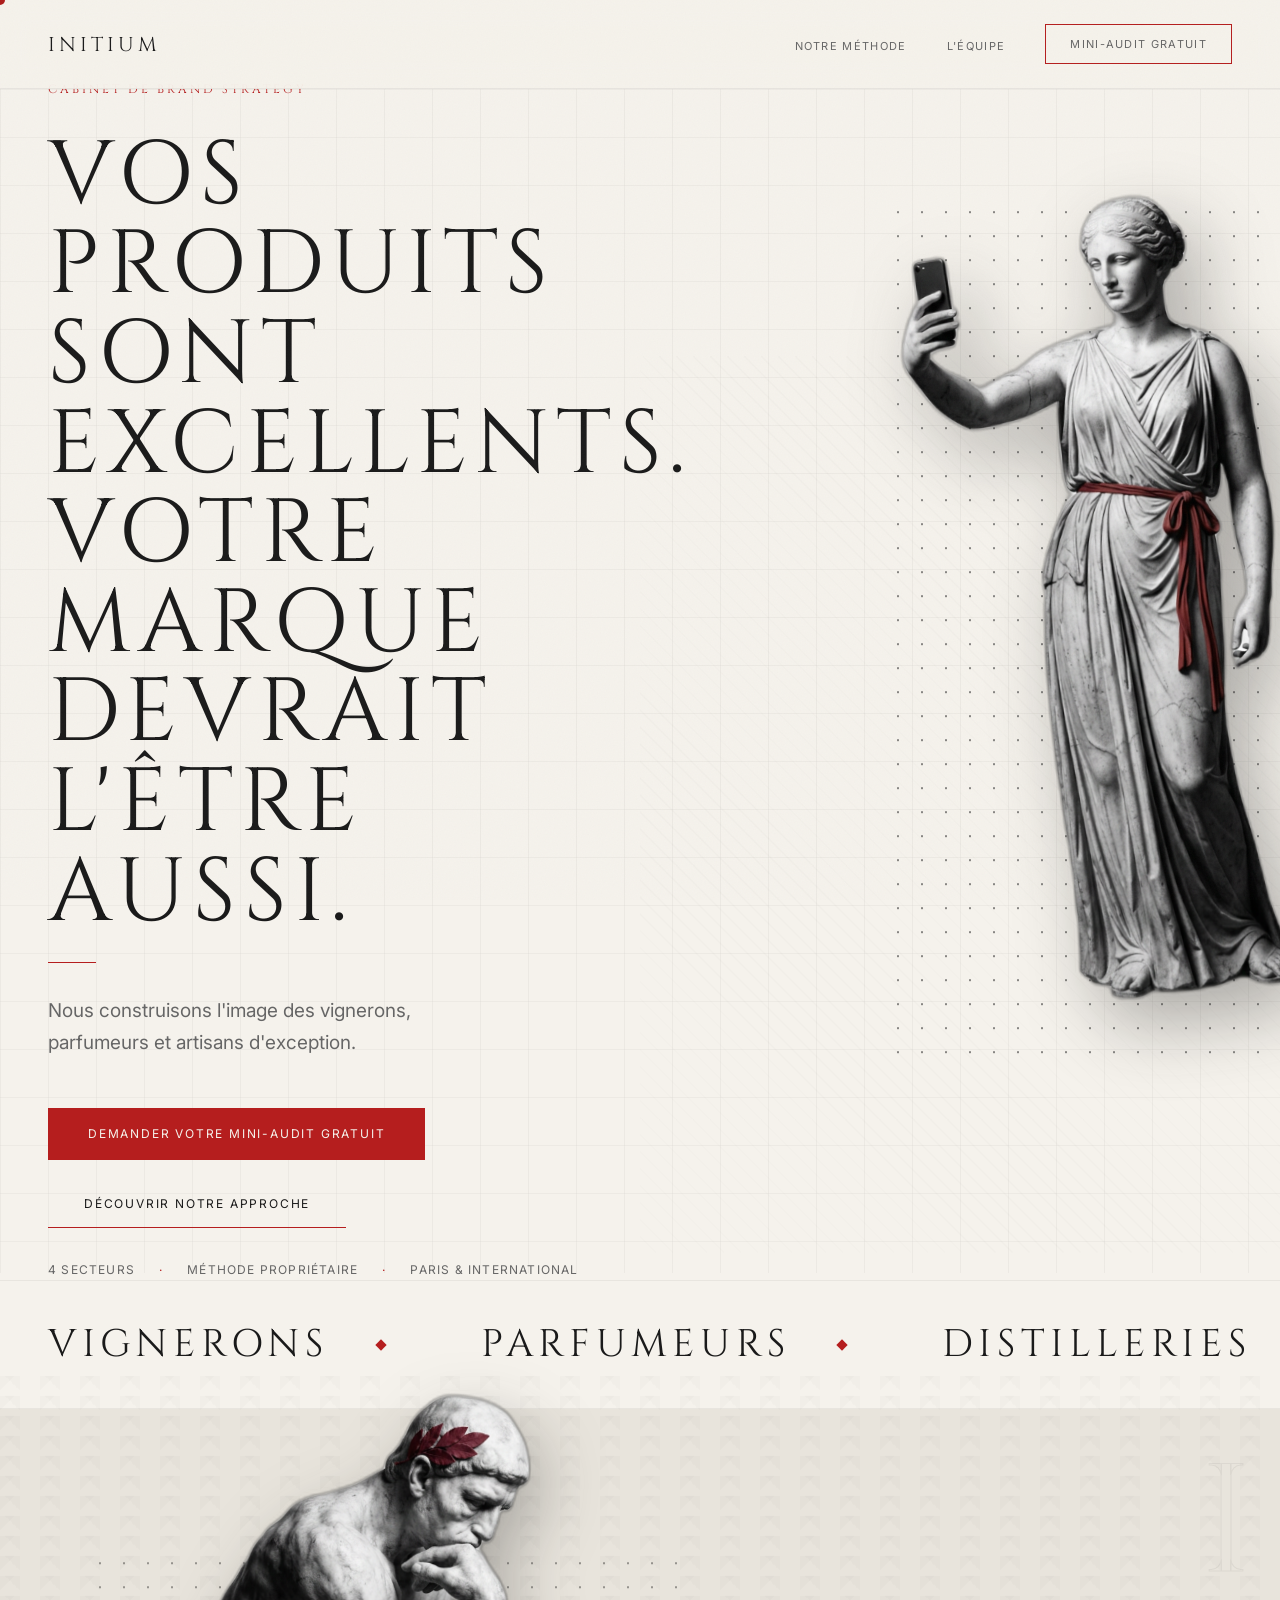
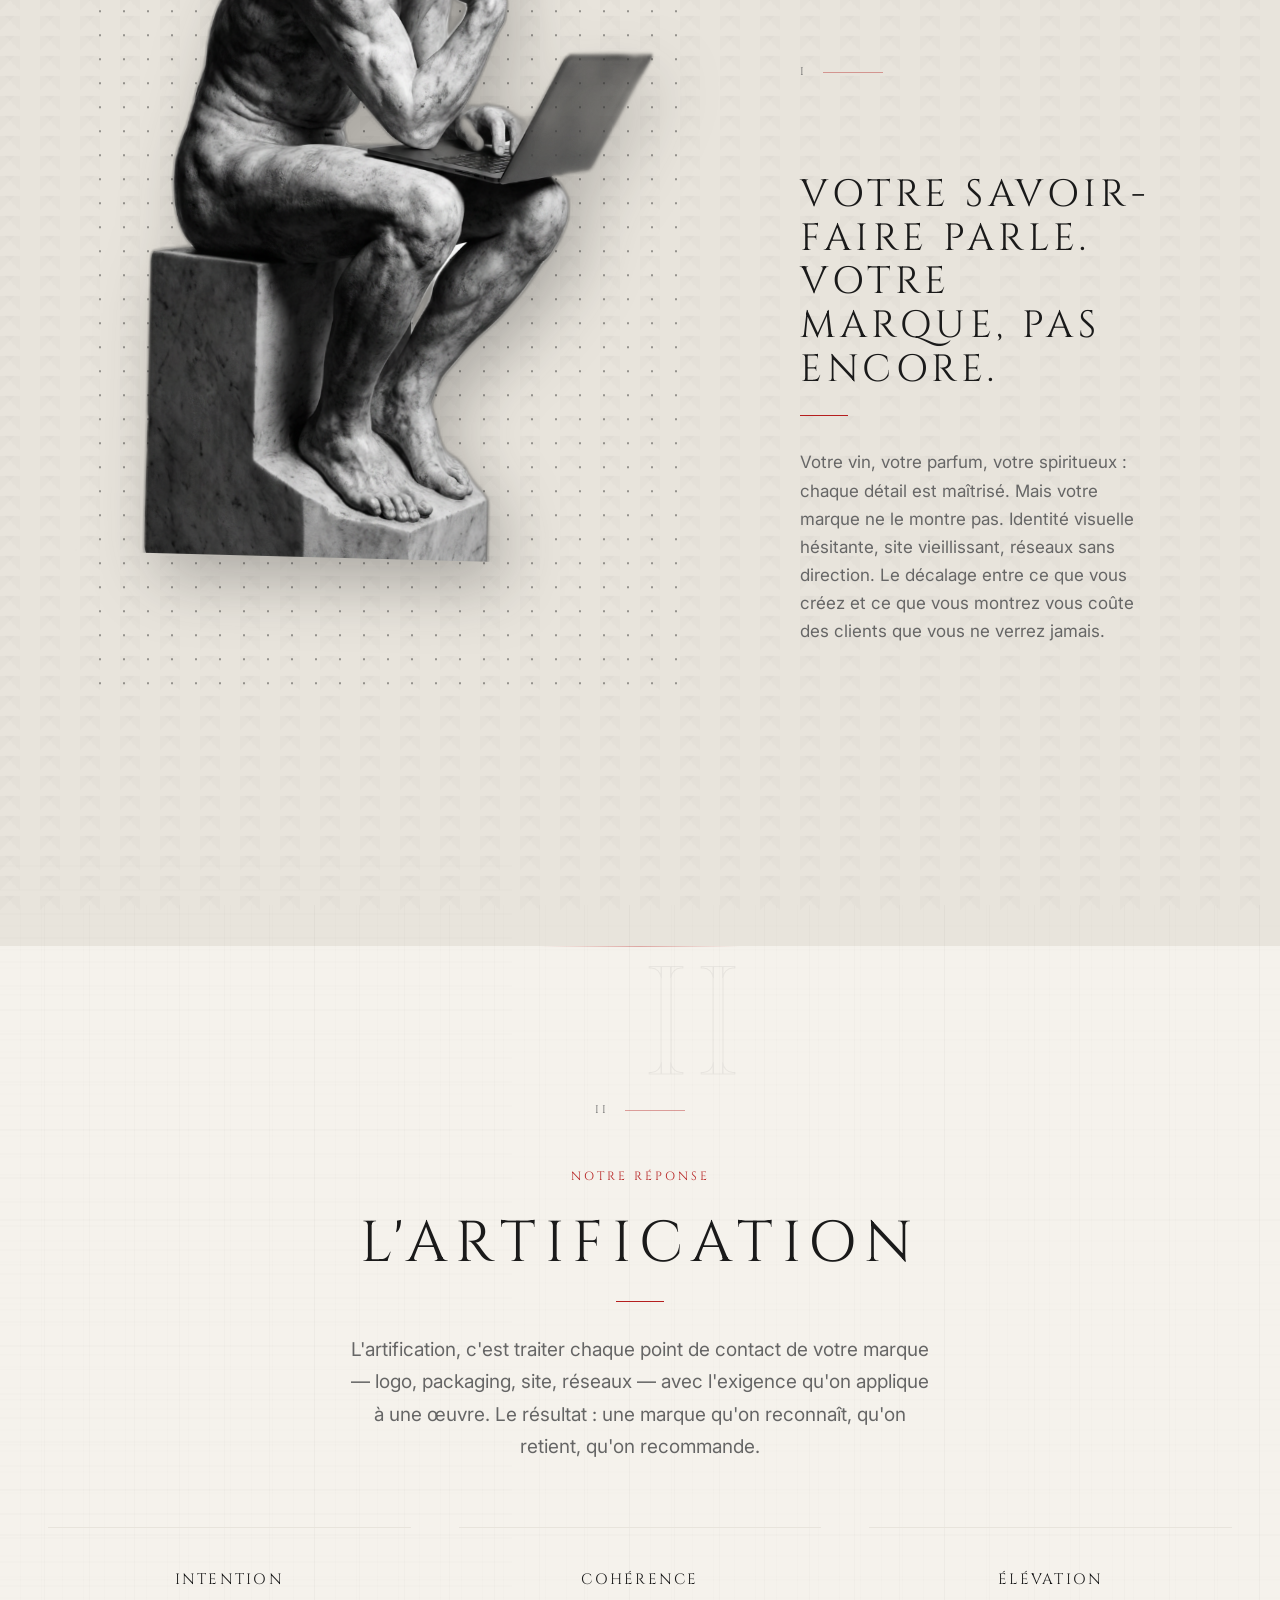
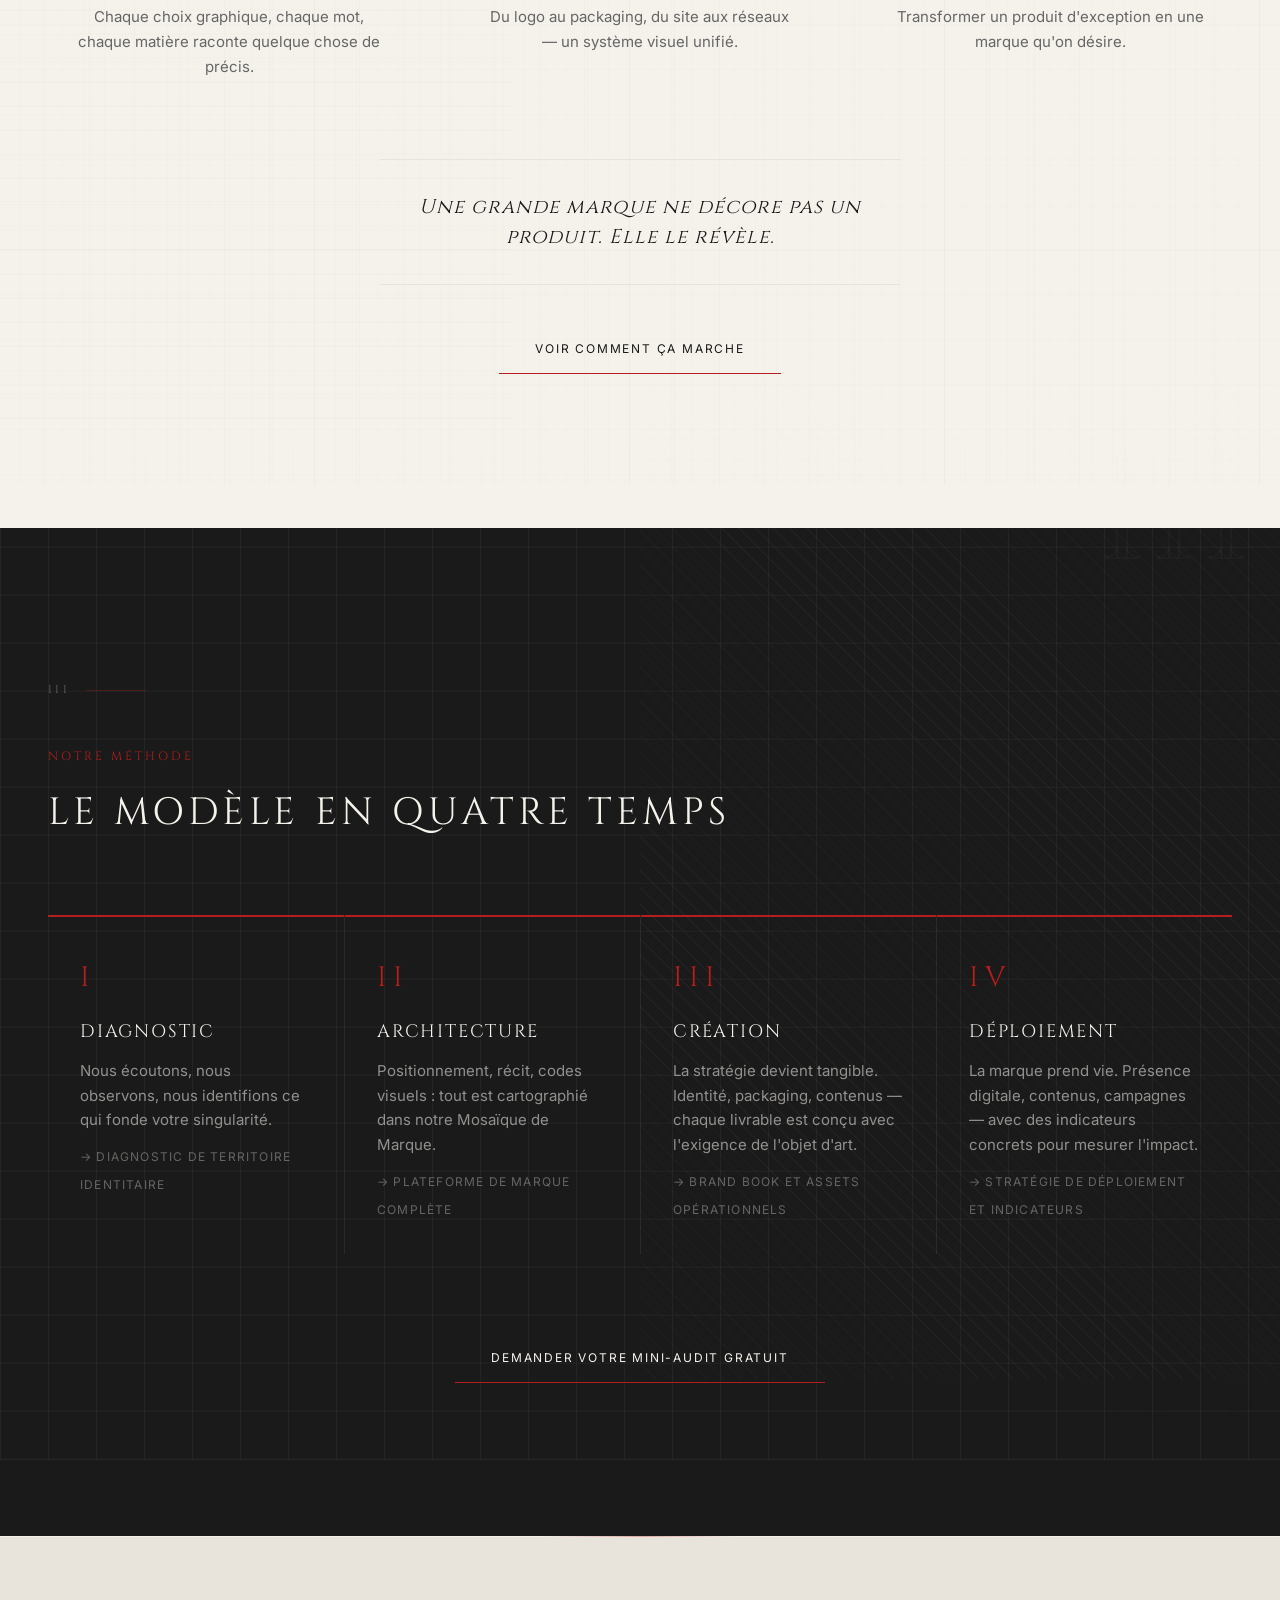
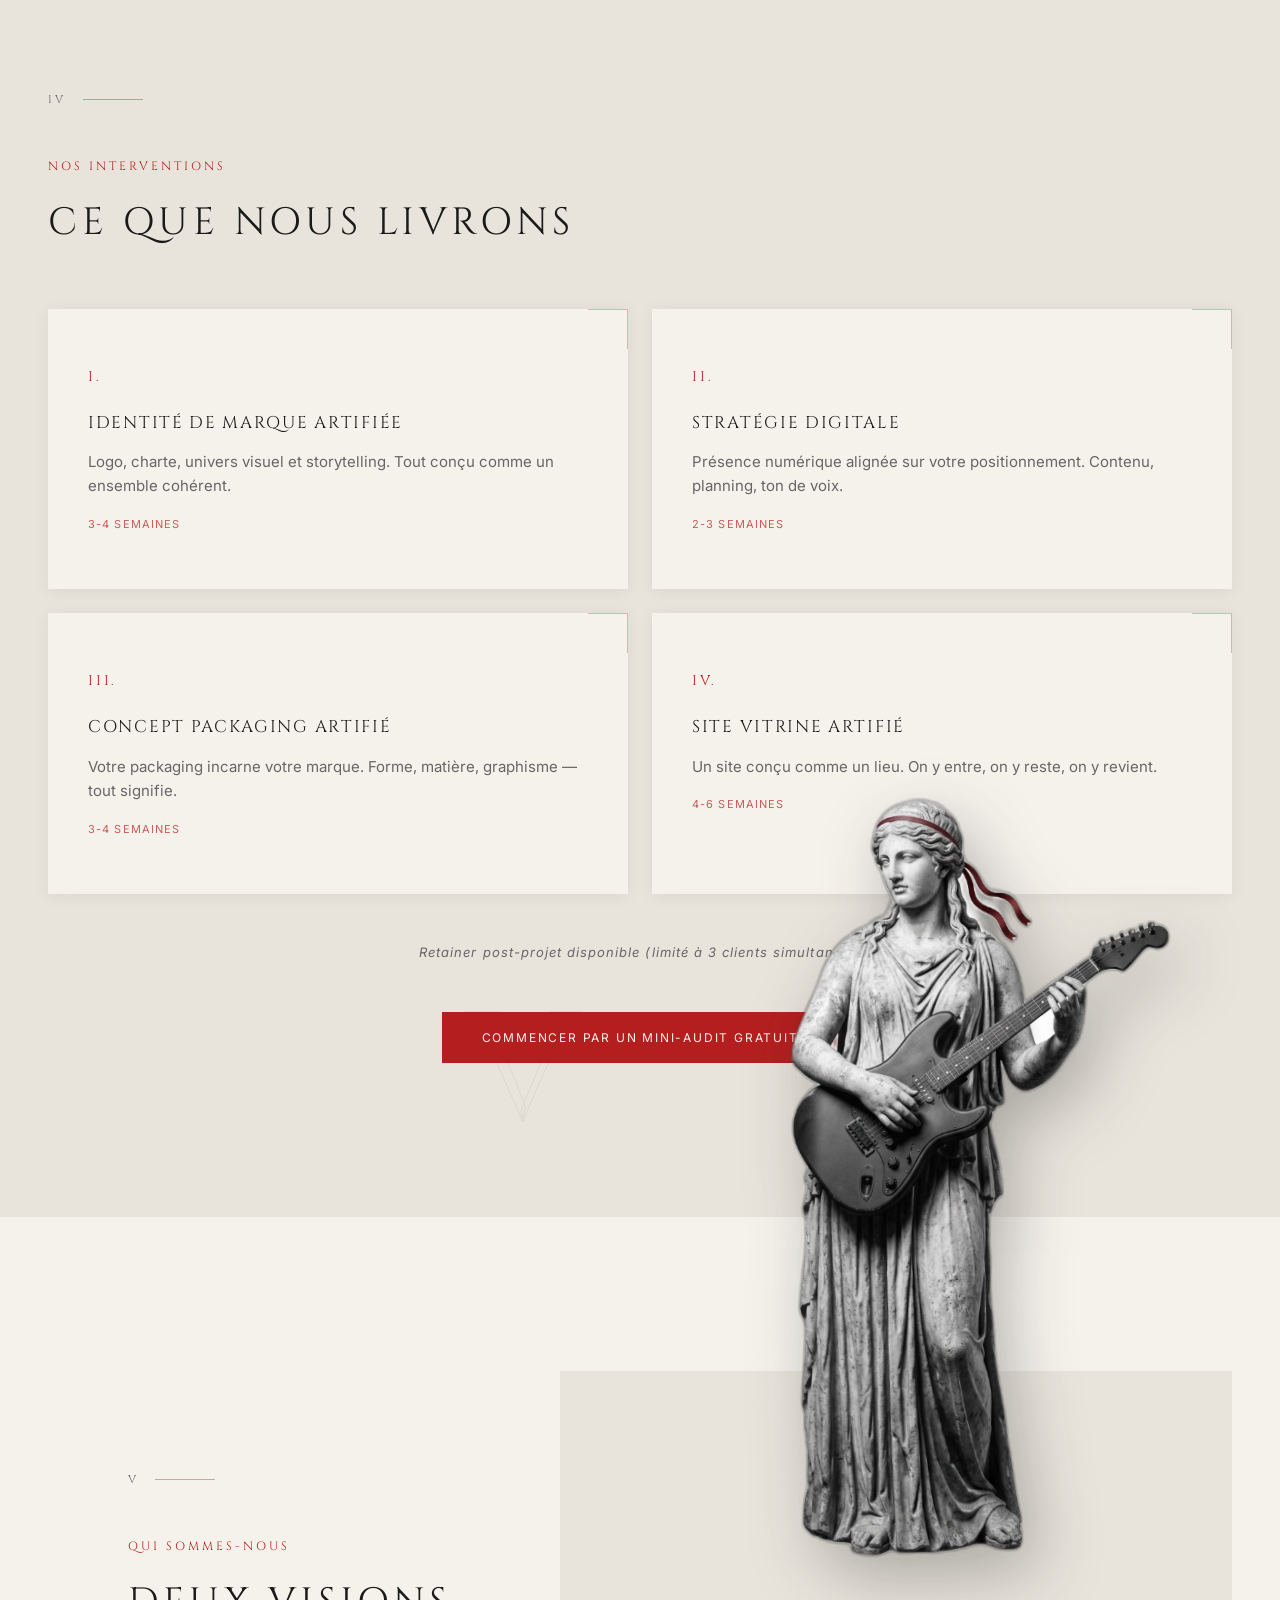
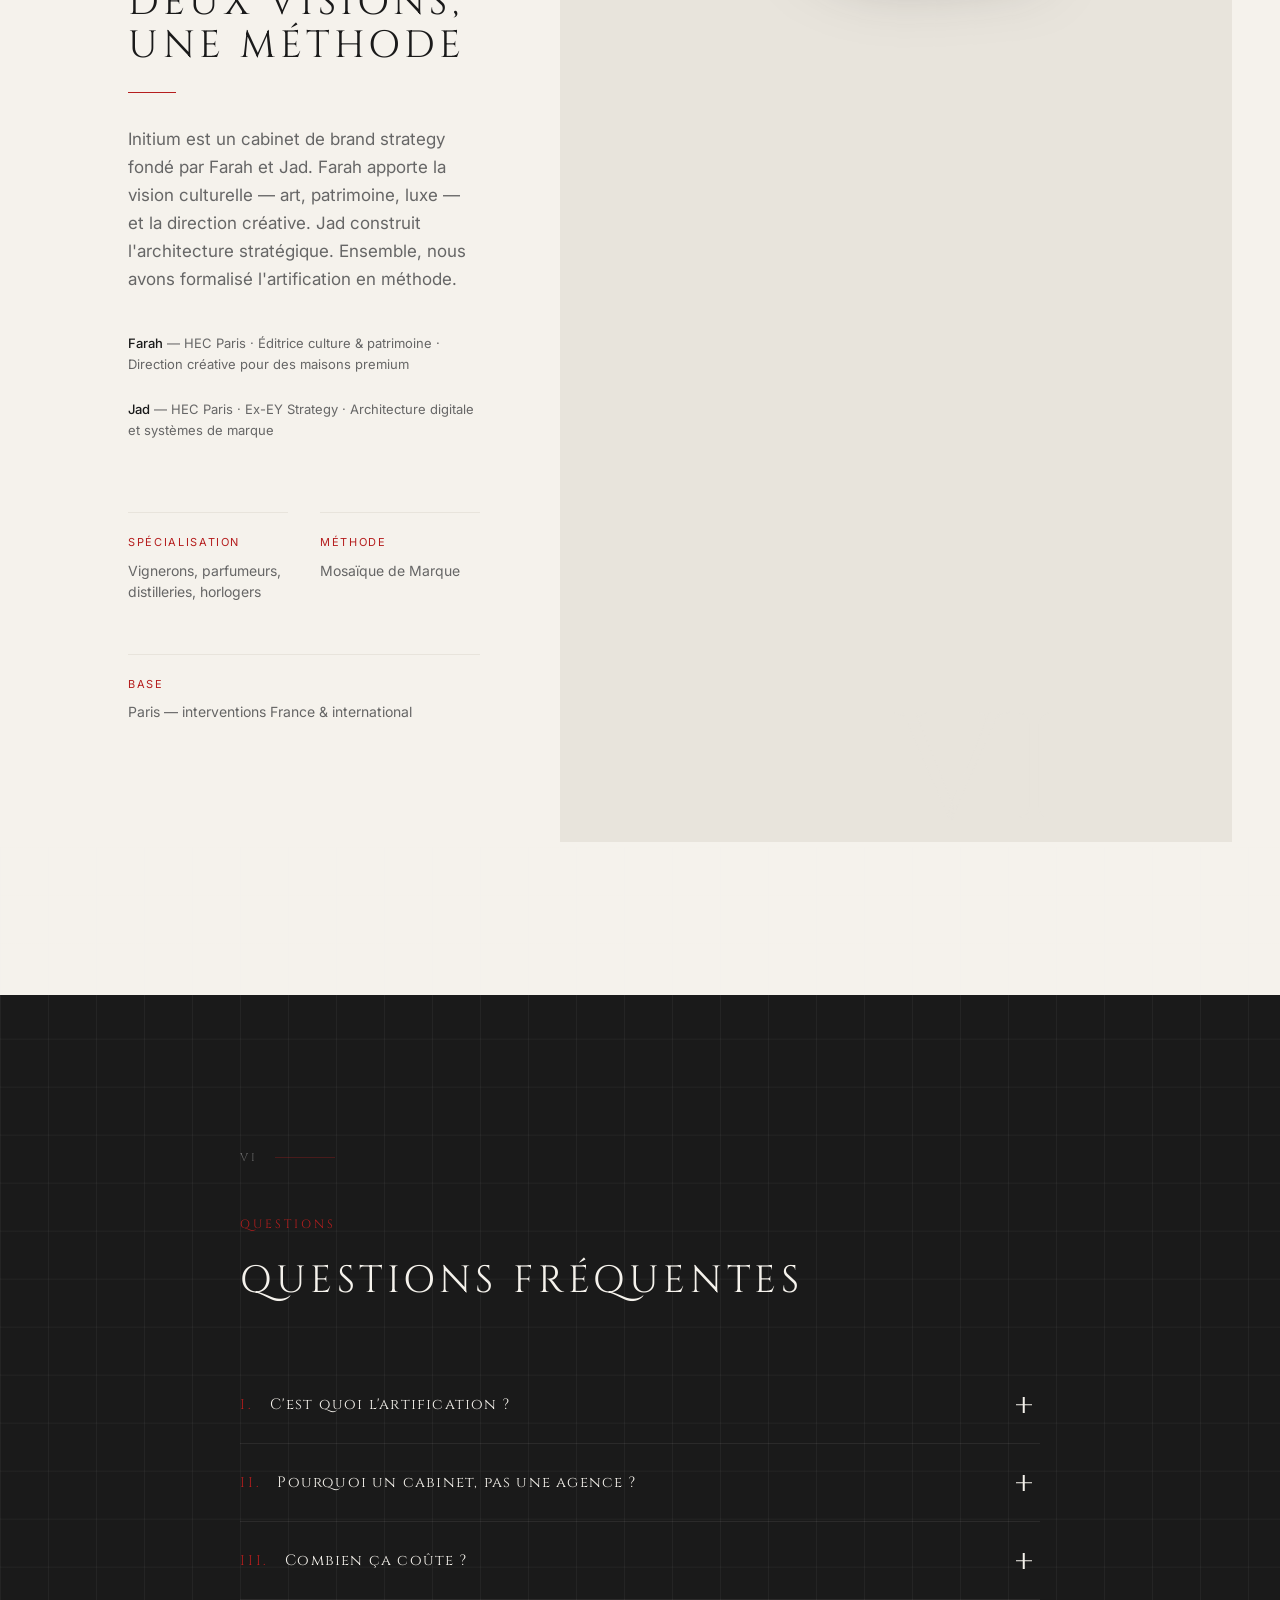
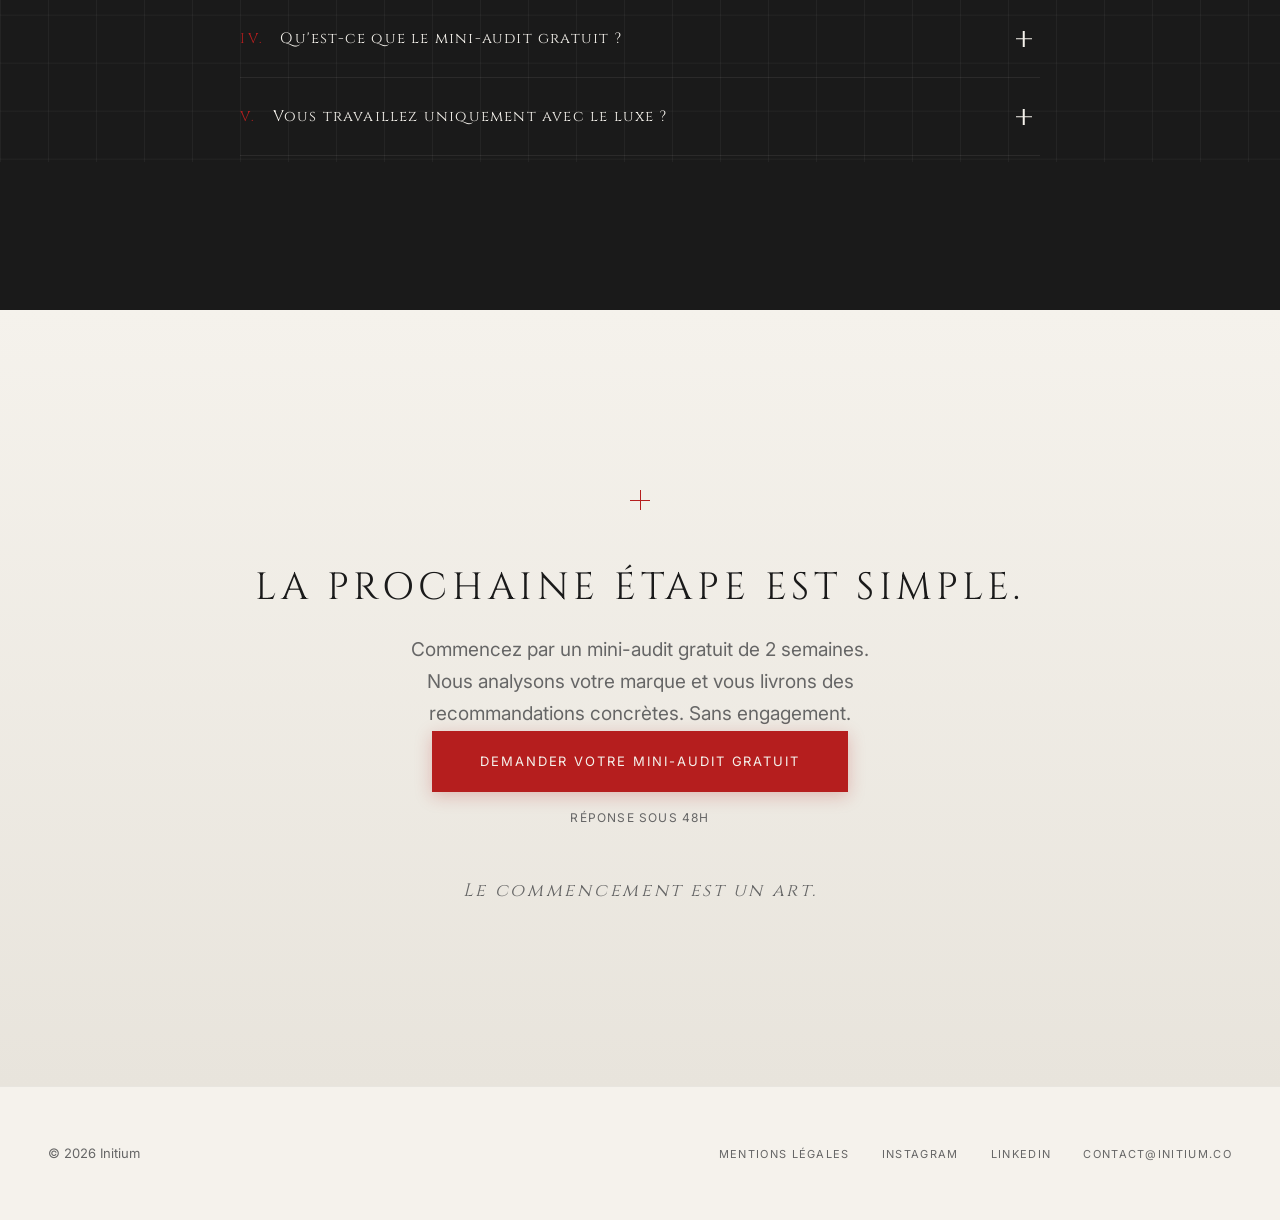
<file: index.html>
<!DOCTYPE html>
<html lang="fr">
<head>
  <meta charset="UTF-8">
  <meta name="viewport" content="width=device-width, initial-scale=1.0">
  <title>Initium — Cabinet de brand strategy | Artification de marques premium</title>
  <meta name="description" content="Cabinet de brand strategy spécialisé dans l'artification. Nous élevons l'image des vignerons, parfumeurs et artisans d'exception.">
  <meta property="og:title" content="Initium — Cabinet de brand strategy | Artification de marques premium">
  <meta property="og:description" content="Cabinet de brand strategy spécialisé dans l'artification. Nous élevons l'image des vignerons, parfumeurs et artisans d'exception.">
  <meta property="og:type" content="website">
  <meta property="og:url" content="https://jadachpro.github.io/initium-site-v3/">
  <meta property="og:image" content="https://jadachpro.github.io/initium-site-v3/img/venus-selfie.png">
  <!-- Favicon SVG -->
  <link rel="icon" type="image/svg+xml" href="data:image/svg+xml,%3Csvg xmlns='http://www.w3.org/2000/svg' viewBox='0 0 32 32'%3E%3Crect width='32' height='32' fill='%23F5F2EC'/%3E%3Ctext x='50%25' y='50%25' dominant-baseline='central' text-anchor='middle' font-family='serif' font-size='22' font-weight='700' fill='%23B51E1E'%3EI%3C/text%3E%3C/svg%3E">
  <link href="https://fonts.googleapis.com/css2?family=Cinzel:wght@400;500;700&family=Inter:wght@300;400;500&display=swap" rel="stylesheet">
  <link rel="stylesheet" href="css/style.css">
  <!-- Schema.org -->
  <script type="application/ld+json">
  {
    "@context": "https://schema.org",
    "@type": "ProfessionalService",
    "name": "Initium",
    "description": "Cabinet de brand strategy spécialisé dans l'artification de marques premium.",
    "url": "https://jadachpro.github.io/initium-site-v3/",
    "image": "https://jadachpro.github.io/initium-site-v3/img/venus-selfie.png",
    "areaServed": ["France", "International"],
    "founder": [
      {"@type": "Person", "name": "Farah"},
      {"@type": "Person", "name": "Jad"}
    ],
    "knowsAbout": ["Brand Strategy", "Artification", "Luxury Branding", "Packaging Design"],
    "address": {
      "@type": "PostalAddress",
      "addressLocality": "Paris",
      "addressCountry": "FR"
    }
  }
  </script>
</head>
<body>

  <!-- Skip to content -->
  <a href="#main-content" class="skip-to-content">Aller au contenu principal</a>

  <!-- Curseur rouge custom -->
  <div class="cursor-dot" id="cursor"></div>

  <!-- Navigation -->
  <nav class="site-nav" id="nav">
    <a href="index.html" class="site-nav__logo">Initium</a>
    <button class="site-nav__hamburger" id="hamburger" aria-label="Menu">
      <span></span><span></span><span></span>
    </button>
    <ul class="site-nav__links" id="navLinks">
      <li><a href="#methode">Notre méthode</a></li>
      <li><a href="#equipe">L'équipe</a></li>
      <li><a href="mini-audit.html" class="site-nav__cta">Mini-audit gratuit</a></li>
    </ul>
  </nav>

  <main id="main-content">

  <!-- ===== S1 — HERO ===== -->
  <section class="hero">
    <div class="pattern-layer pattern-layer--full pat-grid" style="opacity: 0.5;" data-parallax="0.02"></div>
    <div class="pattern-layer pattern-layer--50 pat-diag" style="top: 30%; opacity: 0.4;" data-parallax="0.04"></div>
    <div class="hero__deco-letter" data-parallax="0.06">I</div>

    <div class="hero__inner">
      <div class="hero__content">
        <p class="t-intertitre mb-32 reveal">Cabinet de brand strategy</p>
        <h1 class="t-lapidaire t-lapidaire--xxl mb-24 reveal">Vos produits sont excellents. Votre marque devrait l'être aussi.</h1>
        <div class="hero__line mb-32 reveal"></div>
        <p class="t-corps t-corps--lg mb-48 hero__subtitle reveal">Nous construisons l'image des vignerons, parfumeurs et artisans d'exception.</p>
        <div class="hero__actions reveal">
          <a href="mini-audit.html" class="btn btn--filled">Demander votre mini-audit gratuit</a>
          <a href="#methode" class="btn">Découvrir notre approche</a>
        </div>
        <div class="hero__stats reveal">
          <span>4 secteurs</span>
          <span>Méthode propriétaire</span>
          <span>Paris & international</span>
        </div>
      </div>

      <div class="hero__figure">
        <div class="hero__figure-frame hero__figure-frame--offset pat-dots" style="opacity: 0.5;" data-parallax="0.03"></div>
        <img src="img/venus-selfie.png" alt="Vénus au selfie — statue classique avec smartphone" data-parallax="0.15" data-scale-scroll>
      </div>
    </div>
  </section>

  <!-- ===== S2 — MARQUEE ===== -->
  <div class="marquee">
    <div class="marquee__track">
      <span class="marquee__item">Vignerons <span class="marquee__sep"></span></span>
      <span class="marquee__item">Parfumeurs <span class="marquee__sep"></span></span>
      <span class="marquee__item">Distilleries <span class="marquee__sep"></span></span>
      <span class="marquee__item">Horlogers <span class="marquee__sep"></span></span>
      <span class="marquee__item">Artisans d'exception <span class="marquee__sep"></span></span>
      <span class="marquee__item">Vignerons <span class="marquee__sep"></span></span>
      <span class="marquee__item">Parfumeurs <span class="marquee__sep"></span></span>
      <span class="marquee__item">Distilleries <span class="marquee__sep"></span></span>
      <span class="marquee__item">Horlogers <span class="marquee__sep"></span></span>
      <span class="marquee__item">Artisans d'exception <span class="marquee__sep"></span></span>
    </div>
  </div>

  <!-- ===== S3 — LE PROBLÈME ===== -->
  <section class="section section--perle">
    <div class="pattern-layer pattern-layer--full pat-chevron" style="opacity: 0.4;" data-parallax="0.02"></div>

    <div class="split">
      <div class="split__figure">
        <div class="pattern-layer pat-dots" style="inset: 40px; opacity: 0.4; z-index: 1;" data-parallax="0.03"></div>
        <img src="img/penseur-laptop.png" alt="Le Penseur au laptop" loading="lazy" data-parallax="0.12" data-scale-scroll>
      </div>
      <div class="split__text">
        <div class="section-num-giant" data-parallax="0.06">I</div>
        <div class="section-number reveal">I</div>
        <p class="t-intertitre mb-24 reveal reveal--delay-1">Le constat</p>
        <h2 class="t-lapidaire t-lapidaire--md mb-24 reveal reveal--delay-1">Votre savoir-faire parle. Votre marque, pas encore.</h2>
        <div class="filet mb-32 reveal reveal--delay-2"></div>
        <p class="t-corps mb-48 reveal reveal--delay-2">Votre vin, votre parfum, votre spiritueux&nbsp;: chaque détail est maîtrisé. Mais votre marque ne le montre pas. Identité visuelle hésitante, site vieillissant, réseaux sans direction. Le décalage entre ce que vous créez et ce que vous montrez vous coûte des clients que vous ne verrez jamais.</p>
      </div>
    </div>
  </section>

  <!-- Séparateur -->
  <div class="section-divider"></div>

  <!-- ===== S4 — L'ARTIFICATION ===== -->
  <section class="section section--blanc section--centered">
    <div class="pattern-layer pattern-layer--full pat-meandre" style="opacity: 0.35;" data-parallax="0.015"></div>
    <div class="pattern-layer pat-lines" style="top: 0; left: 0; width: 40%; bottom: 0; opacity: 0.3;" data-parallax="0.03"></div>

    <div class="section__inner">
      <div class="section-num-giant section-num-giant--centered" data-parallax="0.05">II</div>
      <div class="section-number section-number--centered reveal">II</div>
      <p class="t-intertitre mb-24 reveal">Notre réponse</p>
      <h2 class="t-lapidaire t-lapidaire--lg mb-24 reveal reveal--delay-1">L'artification</h2>
      <div class="filet--centered mb-32 reveal reveal--delay-1"></div>
      <p class="t-corps t-corps--lg mb-48 reveal reveal--delay-2" style="max-width: 580px; margin-left: auto; margin-right: auto;">L'artification, c'est traiter chaque point de contact de votre marque — logo, packaging, site, réseaux — avec l'exigence qu'on applique à une œuvre. Le résultat&nbsp;: une marque qu'on reconnaît, qu'on retient, qu'on recommande.</p>

      <!-- 3 piliers -->
      <div class="pillars">
        <div class="pillar reveal-scale">
          <div class="pillar__title">Intention</div>
          <p class="pillar__text">Chaque choix graphique, chaque mot, chaque matière raconte quelque chose de précis.</p>
        </div>
        <div class="pillar reveal-scale reveal--delay-1">
          <div class="pillar__title">Cohérence</div>
          <p class="pillar__text">Du logo au packaging, du site aux réseaux — un système visuel unifié.</p>
        </div>
        <div class="pillar reveal-scale reveal--delay-2">
          <div class="pillar__title">Élévation</div>
          <p class="pillar__text">Transformer un produit d'exception en une marque qu'on désire.</p>
        </div>
      </div>

      <div class="phrase-memorable reveal-blur">Une grande marque ne décore pas un produit. Elle le révèle.</div>
      <a href="#methode" class="btn reveal">Voir comment ça marche</a>
    </div>
  </section>

  <!-- ===== S5 — LA MÉTHODE ===== -->
  <section class="section section--noir" id="methode">
    <div class="pattern-layer pattern-layer--full pat-grid--light" data-parallax="0.02"></div>
    <div class="pattern-layer pattern-layer--50 pat-diag--light" data-parallax="0.04"></div>

    <div class="section__inner">
      <div class="section-num-giant" data-parallax="0.06">III</div>
      <div class="section-number reveal">III</div>
      <p class="t-intertitre mb-24 reveal">Notre méthode</p>
      <h2 class="t-lapidaire t-lapidaire--md mb-16 reveal reveal--delay-1" style="color: var(--blanc-casse);">Le modèle en quatre temps</h2>

      <div class="timeline">
        <div class="timeline__step reveal">
          <div class="timeline__roman">I</div>
          <div class="timeline__title">Diagnostic</div>
          <p class="timeline__text">Nous écoutons, nous observons, nous identifions ce qui fonde votre singularité.</p>
          <span class="timeline__deliverable">→ Diagnostic de territoire identitaire</span>
        </div>
        <div class="timeline__step reveal reveal--delay-1">
          <div class="timeline__roman">II</div>
          <div class="timeline__title">Architecture</div>
          <p class="timeline__text">Positionnement, récit, codes visuels&nbsp;: tout est cartographié dans notre Mosaïque de Marque.</p>
          <span class="timeline__deliverable">→ Plateforme de marque complète</span>
        </div>
        <div class="timeline__step reveal reveal--delay-2">
          <div class="timeline__roman">III</div>
          <div class="timeline__title">Création</div>
          <p class="timeline__text">La stratégie devient tangible. Identité, packaging, contenus — chaque livrable est conçu avec l'exigence de l'objet d'art.</p>
          <span class="timeline__deliverable">→ Brand book et assets opérationnels</span>
        </div>
        <div class="timeline__step reveal reveal--delay-3">
          <div class="timeline__roman">IV</div>
          <div class="timeline__title">Déploiement</div>
          <p class="timeline__text">La marque prend vie. Présence digitale, contenus, campagnes — avec des indicateurs concrets pour mesurer l'impact.</p>
          <span class="timeline__deliverable">→ Stratégie de déploiement et indicateurs</span>
        </div>
      </div>

      <div class="section__cta-wrap mt-80 reveal">
        <a href="mini-audit.html" class="btn" style="color: var(--blanc-casse); border-bottom-color: var(--rouge);">Demander votre mini-audit gratuit</a>
      </div>
    </div>
  </section>

  <!-- Séparateur -->
  <div class="section-divider"></div>

  <!-- ===== S6 — LES OFFRES ===== -->
  <section class="section section--perle">
    <div class="section__inner">
      <div class="section-num-giant" data-parallax="0.06">IV</div>
      <div class="section-number reveal">IV</div>
      <p class="t-intertitre mb-24 reveal">Nos interventions</p>
      <h2 class="t-lapidaire t-lapidaire--md mb-16 reveal reveal--delay-1">Ce que nous livrons</h2>

      <div class="grid-2x2">
        <div class="card reveal-scale">
          <div class="card__corner"></div>
          <div class="card__roman">I.</div>
          <div class="card__title">Identité de marque artifiée</div>
          <p class="card__text">Logo, charte, univers visuel et storytelling. Tout conçu comme un ensemble cohérent.</p>
          <div class="card__delai">3-4 semaines</div>
        </div>
        <div class="card reveal-scale reveal--delay-1">
          <div class="card__corner"></div>
          <div class="card__roman">II.</div>
          <div class="card__title">Stratégie digitale</div>
          <p class="card__text">Présence numérique alignée sur votre positionnement. Contenu, planning, ton de voix.</p>
          <div class="card__delai">2-3 semaines</div>
        </div>
        <div class="card reveal-scale reveal--delay-2">
          <div class="card__corner"></div>
          <div class="card__roman">III.</div>
          <div class="card__title">Concept packaging artifié</div>
          <p class="card__text">Votre packaging incarne votre marque. Forme, matière, graphisme — tout signifie.</p>
          <div class="card__delai">3-4 semaines</div>
        </div>
        <div class="card reveal-scale reveal--delay-3">
          <div class="card__corner"></div>
          <div class="card__roman">IV.</div>
          <div class="card__title">Site vitrine artifié</div>
          <p class="card__text">Un site conçu comme un lieu. On y entre, on y reste, on y revient.</p>
          <div class="card__delai">4-6 semaines</div>
        </div>
      </div>

      <p class="retainer-note reveal">Retainer post-projet disponible (limité à 3 clients simultanés).</p>

      <div class="section__cta-wrap reveal">
        <a href="mini-audit.html" class="btn btn--filled">Commencer par un mini-audit gratuit</a>
      </div>
    </div>
  </section>

  <!-- ===== S7 — L'ÉQUIPE ===== -->
  <section class="section section--blanc" id="equipe">
    <div class="split">
      <div class="split__text">
        <div class="section-num-giant" data-parallax="0.06">V</div>
        <div class="section-number reveal">V</div>
        <p class="t-intertitre mb-24 reveal reveal--delay-1">Qui sommes-nous</p>
        <h2 class="t-lapidaire t-lapidaire--md mb-24 reveal reveal--delay-1">Deux visions, une méthode</h2>
        <div class="filet mb-32 reveal reveal--delay-2"></div>
        <p class="t-corps mb-32 reveal reveal--delay-2">Initium est un cabinet de brand strategy fondé par Farah et Jad. Farah apporte la vision culturelle — art, patrimoine, luxe — et la direction créative. Jad construit l'architecture stratégique. Ensemble, nous avons formalisé l'artification en méthode.</p>

        <div class="team-parcours mb-16 reveal reveal--delay-2">
          <strong>Farah</strong> — HEC Paris · Éditrice culture &amp; patrimoine · Direction créative pour des maisons premium
        </div>
        <div class="team-parcours mb-32 reveal reveal--delay-2">
          <strong>Jad</strong> — HEC Paris · Ex-EY Strategy · Architecture digitale et systèmes de marque
        </div>

        <div class="team-blocs reveal reveal--delay-3">
          <div class="team-bloc">
            <div class="team-bloc__label">Spécialisation</div>
            <div class="team-bloc__value">Vignerons, parfumeurs, distilleries, horlogers</div>
          </div>
          <div class="team-bloc">
            <div class="team-bloc__label">Méthode</div>
            <div class="team-bloc__value">Mosaïque de Marque</div>
          </div>
          <div class="team-bloc">
            <div class="team-bloc__label">Base</div>
            <div class="team-bloc__value">Paris — interventions France &amp; international</div>
          </div>
        </div>
      </div>

      <div class="split__figure split__figure--placeholder">
        <img src="img/muse-guitare.png" alt="Farah — co-fondatrice Initium" loading="lazy" data-parallax="0.12" data-scale-scroll>
      </div>
    </div>
  </section>

  <!-- ===== S8 — FAQ ===== -->
  <section class="section section--noir">
    <div class="pattern-layer pattern-layer--full pat-grid--light" data-parallax="0.02"></div>

    <div class="section__inner section__inner--narrow">
      <div class="section-num-giant" data-parallax="0.06">VI</div>
      <div class="section-number reveal">VI</div>
      <p class="t-intertitre mb-24 reveal">Questions</p>
      <h2 class="t-lapidaire t-lapidaire--md mb-16 reveal reveal--delay-1" style="color: var(--blanc-casse);">Questions fréquentes</h2>

      <div class="faq-list">
        <div class="faq-item reveal">
          <button class="faq-question" aria-expanded="false"><span class="faq-roman">I.</span>C'est quoi l'artification&nbsp;?</button>
          <div class="faq-answer" role="region">
            <p>Traiter chaque élément de votre marque — logo, packaging, site, contenu — avec l'intention et la cohérence d'une démarche artistique. Le résultat&nbsp;: une marque qui se distingue naturellement.</p>
          </div>
        </div>
        <div class="faq-item reveal reveal--delay-1">
          <button class="faq-question" aria-expanded="false"><span class="faq-roman">II.</span>Pourquoi un cabinet, pas une agence&nbsp;?</button>
          <div class="faq-answer" role="region">
            <p>Une agence exécute. Un cabinet pense puis exécute. Nous construisons des systèmes de marque cohérents et durables, fondés sur une méthode.</p>
          </div>
        </div>
        <div class="faq-item reveal reveal--delay-1">
          <button class="faq-question" aria-expanded="false"><span class="faq-roman">III.</span>Combien ça coûte&nbsp;?</button>
          <div class="faq-answer" role="region">
            <p>Chaque projet est chiffré sur mesure après le mini-audit gratuit. Le mini-audit vous donne une vision claire avant tout engagement.</p>
          </div>
        </div>
        <div class="faq-item reveal reveal--delay-2">
          <button class="faq-question" aria-expanded="false"><span class="faq-roman">IV.</span>Qu'est-ce que le mini-audit gratuit&nbsp;?</button>
          <div class="faq-answer" role="region">
            <p>Un diagnostic de 2 semaines. Nous analysons votre marque (identité, positionnement, présence digitale) et vous livrons des recommandations concrètes. Sans engagement.</p>
          </div>
        </div>
        <div class="faq-item reveal reveal--delay-2">
          <button class="faq-question" aria-expanded="false"><span class="faq-roman">V.</span>Vous travaillez uniquement avec le luxe&nbsp;?</button>
          <div class="faq-answer" role="region">
            <p>Nous travaillons avec les marques de produits premium&nbsp;: vignerons, parfumeurs, distilleries, horlogers. Le point commun&nbsp;: un savoir-faire d'exception qui mérite une image à la hauteur.</p>
          </div>
        </div>
      </div>
    </div>
  </section>

  <!-- ===== S9 — CTA FINAL ===== -->
  <section class="section section--blanc cta-final">
    <div class="section__inner">
      <div class="ornament-cross mb-48 reveal" style="margin-left: auto; margin-right: auto;"></div>
      <h2 class="t-lapidaire t-lapidaire--md mb-24 reveal reveal--delay-1">La prochaine étape est simple.</h2>
      <p class="t-corps t-corps--lg mb-48 reveal reveal--delay-2" style="max-width: 480px; margin-left: auto; margin-right: auto;">Commencez par un mini-audit gratuit de 2 semaines. Nous analysons votre marque et vous livrons des recommandations concrètes. Sans engagement.</p>
      <div class="reveal reveal--delay-3">
        <a href="mini-audit.html" class="btn btn--filled">Demander votre mini-audit gratuit</a>
        <p class="sub-cta">Réponse sous 48h</p>
      </div>
      <p class="closing-phrase reveal reveal--delay-3">Le commencement est un art.</p>
    </div>
  </section>

  </main>

  <!-- ===== S10 — FOOTER ===== -->
  <footer class="site-footer">
    <span>© 2026 Initium</span>
    <ul class="site-footer__links">
      <li><a href="mentions-legales.html">Mentions légales</a></li>
      <li><a href="https://instagram.com/" target="_blank" rel="noopener">Instagram</a></li>
      <li><a href="https://linkedin.com/" target="_blank" rel="noopener">LinkedIn</a></li>
      <li><a href="mailto:contact@initium.co">contact@initium.co</a></li>
    </ul>
  </footer>

  <!-- Sticky CTA Mobile -->
  <div class="sticky-cta-mobile">
    <a href="mini-audit.html">Mini-audit gratuit</a>
  </div>

  <script src="js/main.js" defer></script>

</body>
</html>
</file>
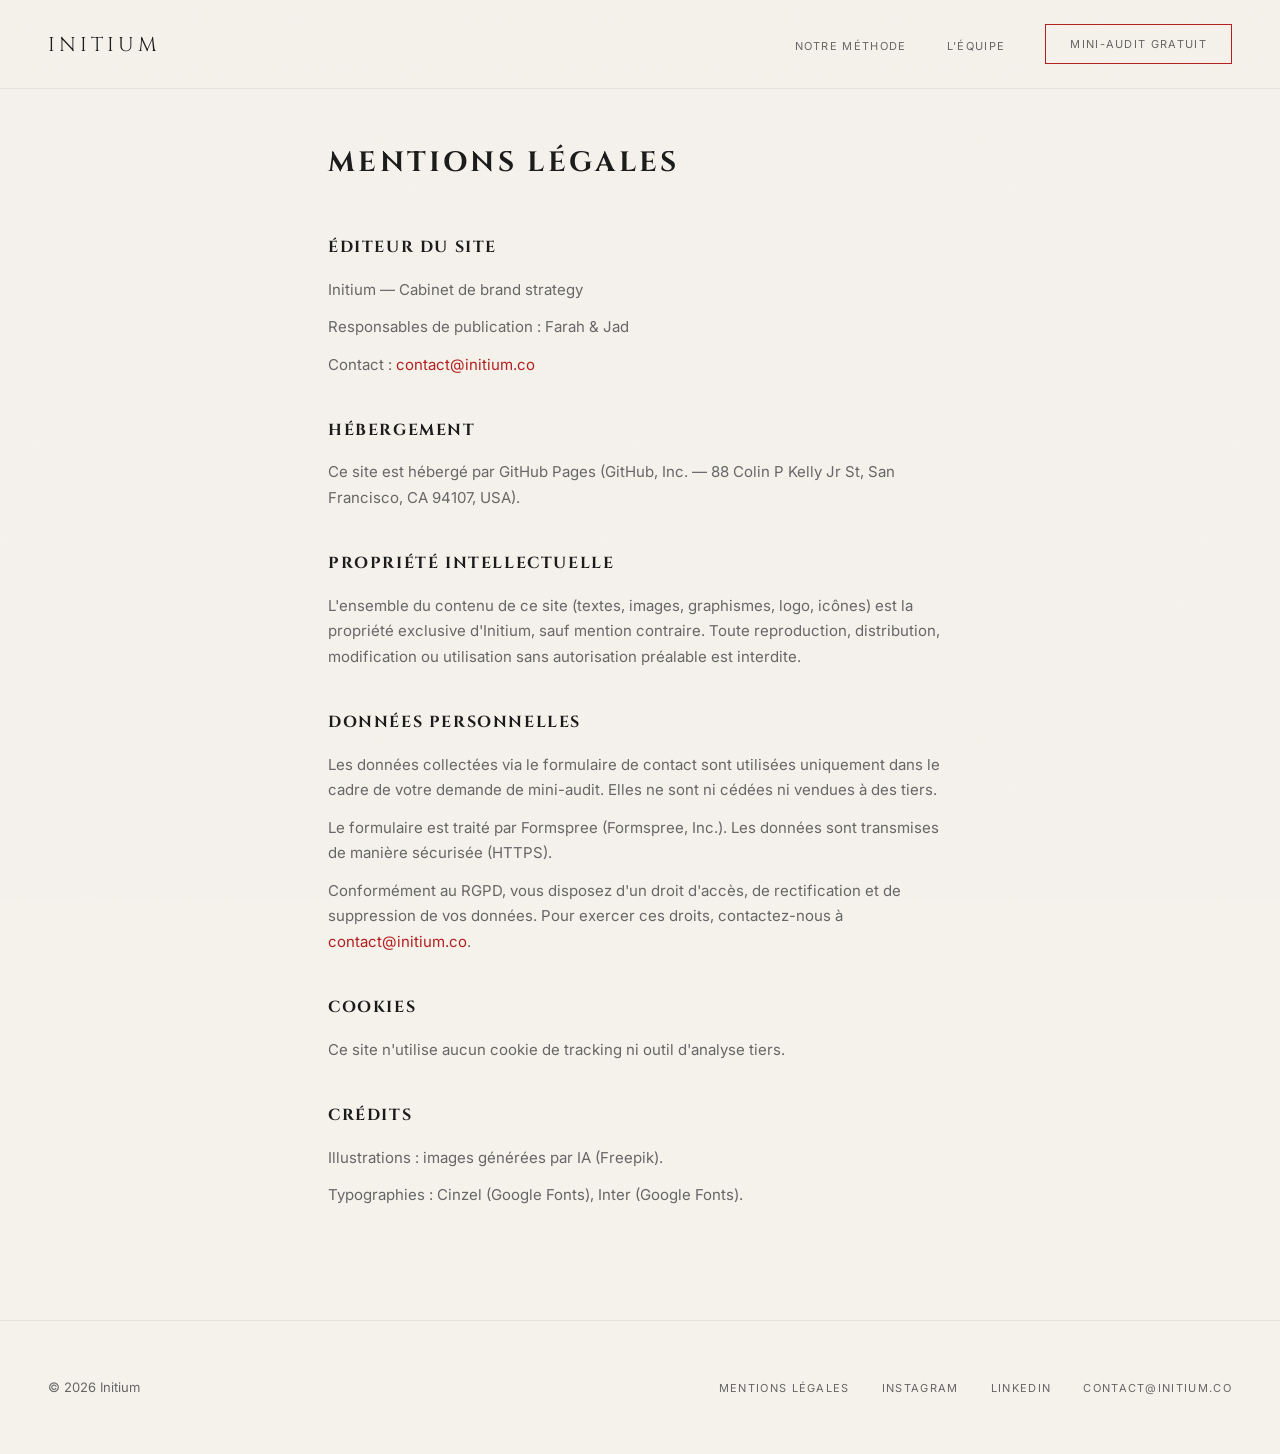
<file: mentions-legales.html>
<!DOCTYPE html>
<html lang="fr">
<head>
  <meta charset="UTF-8">
  <meta name="viewport" content="width=device-width, initial-scale=1.0">
  <title>Mentions légales — Initium</title>
  <!-- Favicon SVG -->
  <link rel="icon" type="image/svg+xml" href="data:image/svg+xml,%3Csvg xmlns='http://www.w3.org/2000/svg' viewBox='0 0 32 32'%3E%3Crect width='32' height='32' fill='%23F5F2EC'/%3E%3Ctext x='50%25' y='50%25' dominant-baseline='central' text-anchor='middle' font-family='serif' font-size='22' font-weight='700' fill='%23B51E1E'%3EI%3C/text%3E%3C/svg%3E">
  <link href="https://fonts.googleapis.com/css2?family=Cinzel:wght@400;500;700&family=Inter:wght@300;400;500&display=swap" rel="stylesheet">
  <link rel="stylesheet" href="css/style.css">
</head>
<body>

  <!-- Skip to content -->
  <a href="#main-content" class="skip-to-content">Aller au contenu principal</a>

  <!-- Navigation -->
  <nav class="site-nav" id="nav">
    <a href="index.html" class="site-nav__logo">Initium</a>
    <button class="site-nav__hamburger" id="hamburger" aria-label="Menu">
      <span></span><span></span><span></span>
    </button>
    <ul class="site-nav__links" id="navLinks">
      <li><a href="index.html#methode">Notre méthode</a></li>
      <li><a href="index.html#equipe">L'équipe</a></li>
      <li><a href="mini-audit.html" class="site-nav__cta">Mini-audit gratuit</a></li>
    </ul>
  </nav>

  <main id="main-content">

  <!-- ===== CONTENU ===== -->
  <div class="legal-content">
    <h1>Mentions légales</h1>

    <h2>Éditeur du site</h2>
    <p>Initium — Cabinet de brand strategy</p>
    <p>Responsables de publication : Farah &amp; Jad</p>
    <p>Contact : <a href="mailto:contact@initium.co">contact@initium.co</a></p>

    <h2>Hébergement</h2>
    <p>Ce site est hébergé par GitHub Pages (GitHub, Inc. — 88 Colin P Kelly Jr St, San Francisco, CA 94107, USA).</p>

    <h2>Propriété intellectuelle</h2>
    <p>L'ensemble du contenu de ce site (textes, images, graphismes, logo, icônes) est la propriété exclusive d'Initium, sauf mention contraire. Toute reproduction, distribution, modification ou utilisation sans autorisation préalable est interdite.</p>

    <h2>Données personnelles</h2>
    <p>Les données collectées via le formulaire de contact sont utilisées uniquement dans le cadre de votre demande de mini-audit. Elles ne sont ni cédées ni vendues à des tiers.</p>
    <p>Le formulaire est traité par Formspree (Formspree, Inc.). Les données sont transmises de manière sécurisée (HTTPS).</p>
    <p>Conformément au RGPD, vous disposez d'un droit d'accès, de rectification et de suppression de vos données. Pour exercer ces droits, contactez-nous à <a href="mailto:contact@initium.co">contact@initium.co</a>.</p>

    <h2>Cookies</h2>
    <p>Ce site n'utilise aucun cookie de tracking ni outil d'analyse tiers.</p>

    <h2>Crédits</h2>
    <p>Illustrations : images générées par IA (Freepik).</p>
    <p>Typographies : Cinzel (Google Fonts), Inter (Google Fonts).</p>
  </div>

  </main>

  <!-- ===== FOOTER ===== -->
  <footer class="site-footer">
    <span>© 2026 Initium</span>
    <ul class="site-footer__links">
      <li><a href="mentions-legales.html">Mentions légales</a></li>
      <li><a href="https://instagram.com/" target="_blank" rel="noopener">Instagram</a></li>
      <li><a href="https://linkedin.com/" target="_blank" rel="noopener">LinkedIn</a></li>
      <li><a href="mailto:contact@initium.co">contact@initium.co</a></li>
    </ul>
  </footer>

  <script src="js/main.js" defer></script>

</body>
</html>
</file>
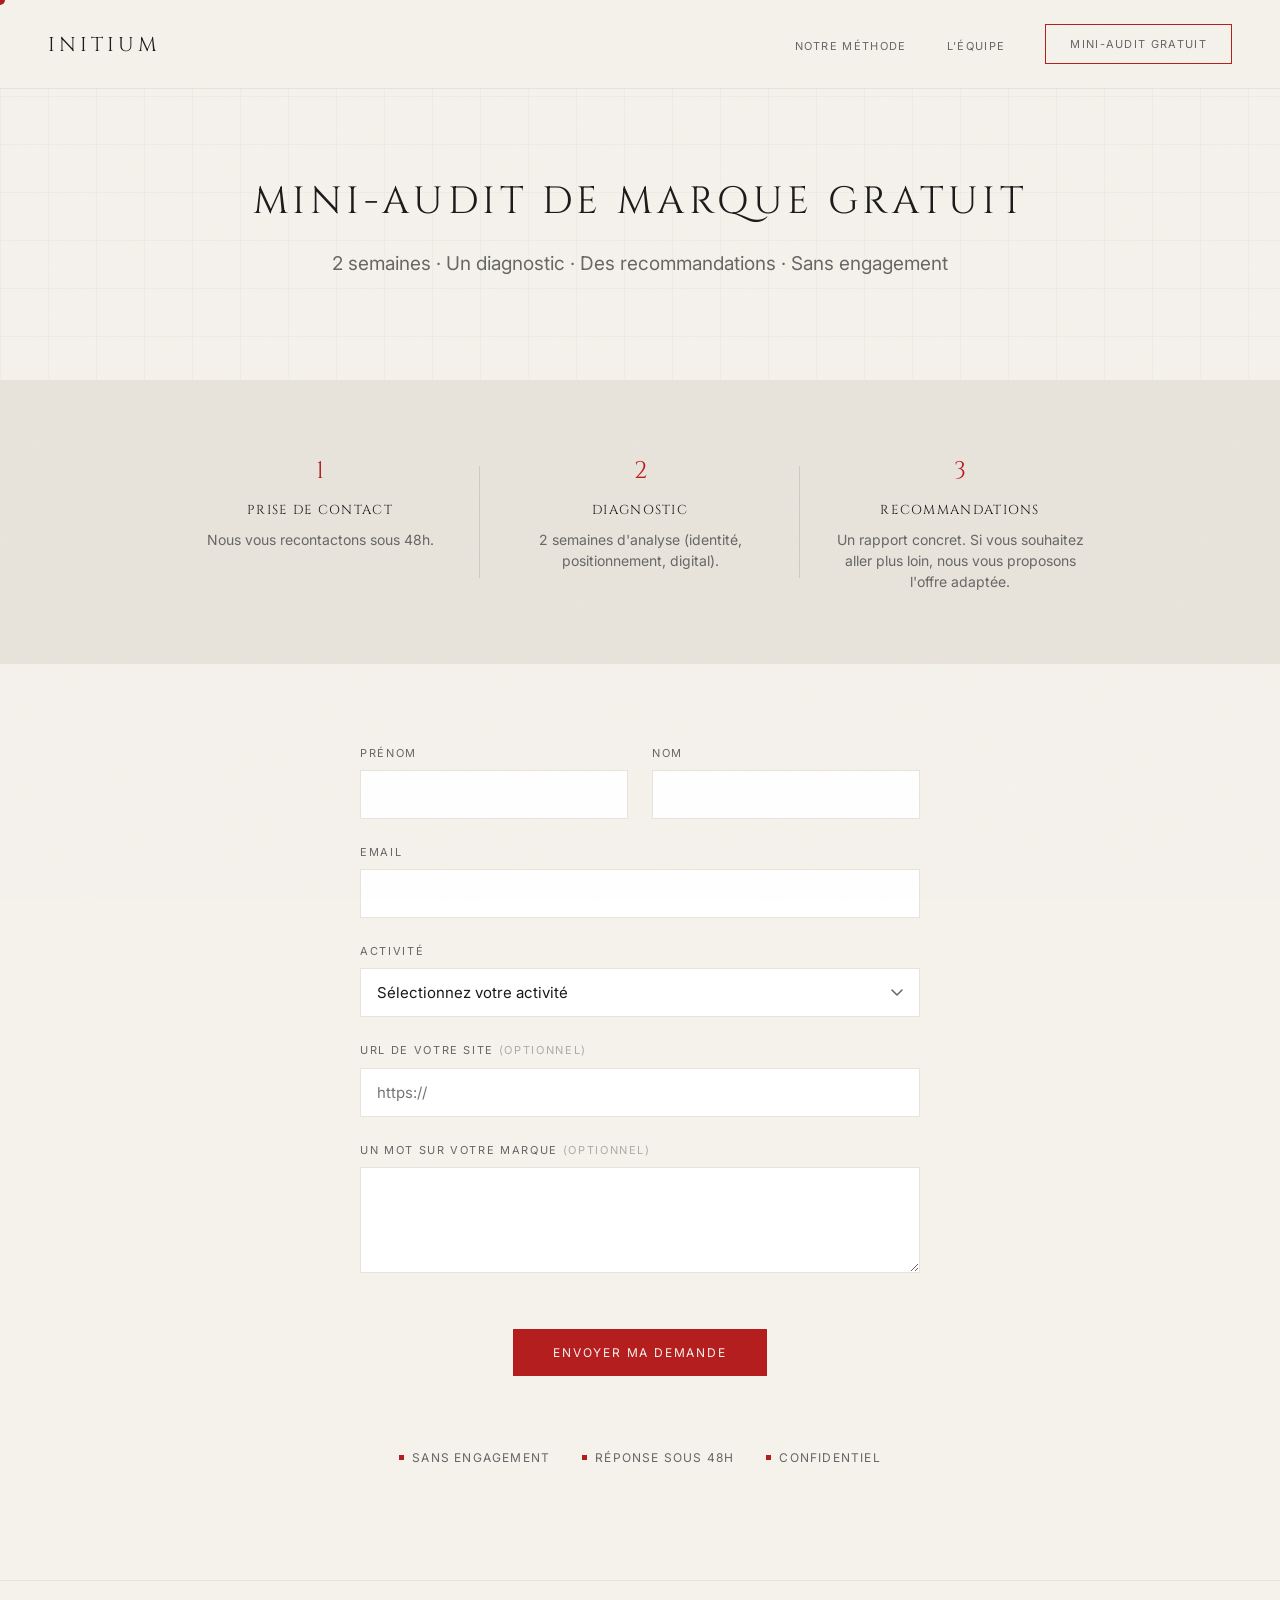
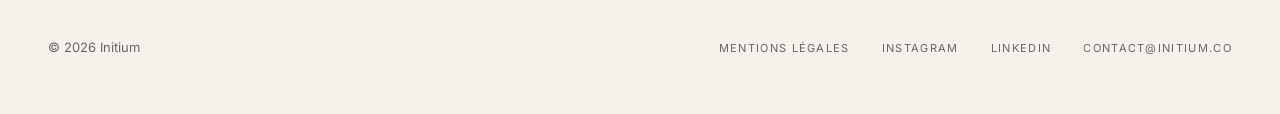
<file: mini-audit.html>
<!DOCTYPE html>
<html lang="fr">
<head>
  <meta charset="UTF-8">
  <meta name="viewport" content="width=device-width, initial-scale=1.0, viewport-fit=cover">
  <title>Mini-audit de marque gratuit — Initium</title>
  <meta name="description" content="Demandez votre mini-audit de marque gratuit. 2 semaines de diagnostic, des recommandations concrètes, sans engagement.">
  <!-- Favicon SVG -->
  <link rel="icon" type="image/svg+xml" href="data:image/svg+xml,%3Csvg xmlns='http://www.w3.org/2000/svg' viewBox='0 0 32 32'%3E%3Crect width='32' height='32' fill='%23F5F2EC'/%3E%3Ctext x='50%25' y='50%25' dominant-baseline='central' text-anchor='middle' font-family='serif' font-size='22' font-weight='700' fill='%23B51E1E'%3EI%3C/text%3E%3C/svg%3E">
  <link href="https://fonts.googleapis.com/css2?family=Cinzel:wght@400;500;700&family=Inter:wght@300;400;500&display=swap" rel="stylesheet">
  <link rel="stylesheet" href="css/style.css">
</head>
<body>

  <!-- Skip to content -->
  <a href="#main-content" class="skip-to-content">Aller au contenu principal</a>

  <!-- Curseur rouge custom -->
  <div class="cursor-dot" id="cursor"></div>

  <!-- Navigation -->
  <nav class="site-nav" id="nav">
    <a href="index.html" class="site-nav__logo">Initium</a>
    <button class="site-nav__hamburger" id="hamburger" aria-label="Menu">
      <span></span><span></span><span></span>
    </button>
    <ul class="site-nav__links" id="navLinks">
      <li><a href="index.html#methode">Notre méthode</a></li>
      <li><a href="index.html#equipe">L'équipe</a></li>
      <li><a href="mini-audit.html" class="site-nav__cta">Mini-audit gratuit</a></li>
    </ul>
  </nav>

  <main id="main-content">

  <!-- ===== HERO MINIMAL ===== -->
  <section class="mini-hero">
    <div class="pattern-layer pattern-layer--full pat-grid" style="opacity: 0.4;"></div>
    <div style="position: relative; z-index: 2;">
      <h1 class="t-lapidaire t-lapidaire--md mb-24">Mini-audit de marque gratuit</h1>
      <p class="t-corps t-corps--lg" style="color: var(--gris-cendre);">2 semaines · Un diagnostic · Des recommandations · Sans engagement</p>
    </div>
  </section>

  <!-- ===== 3 ÉTAPES ===== -->
  <div class="steps-bar">
    <div class="steps-bar__item">
      <div class="steps-bar__num">1</div>
      <div class="steps-bar__title">Prise de contact</div>
      <p class="steps-bar__text">Nous vous recontactons sous 48h.</p>
    </div>
    <div class="steps-bar__item">
      <div class="steps-bar__num">2</div>
      <div class="steps-bar__title">Diagnostic</div>
      <p class="steps-bar__text">2 semaines d'analyse (identité, positionnement, digital).</p>
    </div>
    <div class="steps-bar__item">
      <div class="steps-bar__num">3</div>
      <div class="steps-bar__title">Recommandations</div>
      <p class="steps-bar__text">Un rapport concret. Si vous souhaitez aller plus loin, nous vous proposons l'offre adaptée.</p>
    </div>
  </div>

  <!-- ===== FORMULAIRE ===== -->
  <section class="form-section">
    <div class="form-wrapper">
      <form action="https://formspree.io/f/xpwrvqnj" method="POST">
        <div class="form-row">
          <div class="form-group">
            <label for="prenom">Prénom</label>
            <input type="text" id="prenom" name="prenom" required>
          </div>
          <div class="form-group">
            <label for="nom">Nom</label>
            <input type="text" id="nom" name="nom" required>
          </div>
        </div>

        <div class="form-group">
          <label for="email">Email</label>
          <input type="email" id="email" name="email" required>
        </div>

        <div class="form-group">
          <label for="activite">Activité</label>
          <select id="activite" name="activite" required>
            <option value="" disabled selected>Sélectionnez votre activité</option>
            <option value="Vigneron">Vigneron</option>
            <option value="Parfumeur">Parfumeur</option>
            <option value="Distillerie">Distillerie</option>
            <option value="Horloger">Horloger</option>
            <option value="Autre">Autre</option>
          </select>
        </div>

        <div class="form-group">
          <label for="site">URL de votre site <span class="label-optional">(optionnel)</span></label>
          <input type="url" id="site" name="site" placeholder="https://">
        </div>

        <div class="form-group">
          <label for="message">Un mot sur votre marque <span class="label-optional">(optionnel)</span></label>
          <textarea id="message" name="message" rows="4"></textarea>
        </div>

        <div class="section__cta-wrap">
          <button type="submit" class="btn btn--filled">Envoyer ma demande</button>
        </div>
      </form>

      <div class="reassurance">
        <span>Sans engagement</span>
        <span>Réponse sous 48h</span>
        <span>Confidentiel</span>
      </div>
    </div>
  </section>

  </main>

  <!-- ===== FOOTER ===== -->
  <footer class="site-footer">
    <span>© 2026 Initium</span>
    <ul class="site-footer__links">
      <li><a href="mentions-legales.html">Mentions légales</a></li>
      <li><a href="https://instagram.com/" target="_blank" rel="noopener">Instagram</a></li>
      <li><a href="https://linkedin.com/" target="_blank" rel="noopener">LinkedIn</a></li>
      <li><a href="mailto:contact@initium.co">contact@initium.co</a></li>
    </ul>
  </footer>

  <script src="js/main.js" defer></script>

</body>
</html>
</file>
<file: css/style.css>
/* ===== INITIUM V3 — REFONTE COMPLÈTE ===== */

/* --- Reset --- */
*, *::before, *::after { margin: 0; padding: 0; box-sizing: border-box; }

/* --- Variables --- */
:root {
  --blanc-casse: #F5F2EC;
  --noir-encre: #1A1A1A;
  --gris-cendre: #666666;
  --gris-perle: #E8E4DC;
  --rouge: #B51E1E;
  --rouge-dark: #8B1717;
  --blanc: #FFFFFF;

  --section-pad-y: clamp(100px, 12vw, 160px);
  --section-pad-x: clamp(24px, 4vw, 48px);

  --shadow-card: 0 2px 16px rgba(26, 26, 26, 0.06);
  --shadow-card-hover: 0 8px 32px rgba(26, 26, 26, 0.12);
  --shadow-btn: 0 4px 16px rgba(181, 30, 30, 0.25);

  --transition-smooth: 0.4s cubic-bezier(0.25, 0, 0, 1);

  --font-cinzel: 'Cinzel', 'Trajan Pro', serif;
  --font-inter: 'Inter', 'Helvetica Neue', Helvetica, Arial, sans-serif;
}

/* --- Focus states (accessibilité) --- */
:focus-visible {
  outline: 2px solid var(--rouge);
  outline-offset: 3px;
}

/* --- Skip to content --- */
.skip-to-content {
  position: absolute;
  top: -100%;
  left: 16px;
  z-index: 10000;
  background: var(--rouge);
  color: var(--blanc-casse);
  padding: 12px 24px;
  font-family: var(--font-inter);
  font-size: 13px;
  letter-spacing: 0.1em;
  text-transform: uppercase;
  text-decoration: none;
  transition: top 0.2s;
}
.skip-to-content:focus {
  top: 16px;
}

/* --- Curseur rouge --- */
html { cursor: default; }
.cursor-dot {
  position: fixed;
  width: 10px; height: 10px;
  background: var(--rouge);
  border-radius: 50%;
  pointer-events: none;
  z-index: 9999;
  mix-blend-mode: multiply;
  transition: transform 0.15s ease, opacity 0.2s;
  transform: translate(-50%, -50%);
}
.cursor-dot--hover {
  transform: translate(-50%, -50%) scale(3);
  opacity: 0.4;
}

/* --- Texture papier (overlay global) --- */
body::before {
  content: '';
  position: fixed;
  inset: 0;
  z-index: 9000;
  pointer-events: none;
  opacity: 0.03;
  background-image: url("data:image/svg+xml,%3Csvg width='300' height='300' xmlns='http://www.w3.org/2000/svg'%3E%3Cfilter id='n'%3E%3CfeTurbulence type='fractalNoise' baseFrequency='0.75' numOctaves='4' stitchTiles='stitch'/%3E%3C/filter%3E%3Crect width='100%25' height='100%25' filter='url(%23n)' opacity='1'/%3E%3C/svg%3E");
}

/* --- Base --- */
html { scroll-behavior: smooth; }

body {
  font-family: var(--font-inter);
  background: var(--blanc-casse);
  color: var(--noir-encre);
  font-size: 17px;
  line-height: 1.65;
  -webkit-font-smoothing: antialiased;
  overflow-x: hidden;
}

/* --- Typographie lapidaire --- */
.t-lapidaire {
  font-family: var(--font-cinzel);
  text-transform: uppercase;
  letter-spacing: 0.12em;
  font-weight: 400;
  line-height: 1.15;
}
.t-lapidaire--xxl {
  font-size: clamp(48px, 7vw, 120px);
  letter-spacing: 0.08em;
  line-height: 1.0;
}
.t-lapidaire--lg {
  font-size: clamp(32px, 4.5vw, 64px);
  letter-spacing: 0.15em;
}
.t-lapidaire--md {
  font-size: clamp(22px, 3vw, 38px);
  letter-spacing: 0.12em;
}
.t-lapidaire--sm {
  font-size: clamp(13px, 1.2vw, 15px);
  letter-spacing: 0.2em;
}

/* --- Typographie corps --- */
.t-corps { font-size: 17px; line-height: 1.65; color: var(--gris-cendre); }
.t-corps--lg { font-size: 19px; line-height: 1.7; }

/* --- Intertitre rouge petites capitales --- */
.t-intertitre {
  font-family: var(--font-cinzel);
  font-size: 12px;
  letter-spacing: 0.25em;
  text-transform: uppercase;
  color: var(--rouge);
  font-weight: 400;
}

/* --- Links --- */
a { color: inherit; text-decoration: none; }

/* --- Filets --- */
.filet { width: 48px; height: 1px; background: var(--rouge); }
.filet--v { width: 1px; height: 48px; background: var(--rouge); }
.filet--long { width: 100%; height: 1px; background: var(--gris-perle); }
.filet--rouge-long { width: 100%; height: 1px; background: var(--rouge); opacity: 0.3; }
.filet--centered { width: 48px; height: 1px; background: var(--rouge); margin-left: auto; margin-right: auto; }

/* --- Boutons --- */
.btn {
  display: inline-block;
  padding: 14px 36px;
  font-family: var(--font-inter);
  font-size: 12px;
  letter-spacing: 0.15em;
  text-transform: uppercase;
  color: var(--noir-encre);
  background: transparent;
  border: none;
  border-bottom: 1px solid var(--rouge);
  border-radius: 0;
  cursor: pointer;
  transition: all var(--transition-smooth);
  position: relative;
}
.btn::after {
  content: '';
  position: absolute;
  bottom: -1px; left: 0;
  width: 0; height: 1px;
  background: var(--rouge);
  transition: width var(--transition-smooth);
}
.btn:hover { color: var(--rouge); }
.btn:hover::after { width: 100%; }

.btn--filled {
  background: var(--rouge);
  color: var(--blanc-casse);
  border-bottom: none;
  padding: 16px 40px;
  transition: all var(--transition-smooth);
}
.btn--filled:hover {
  background: var(--rouge-dark);
  color: var(--blanc-casse);
  box-shadow: var(--shadow-btn);
  transform: translateY(-2px);
}
.btn--filled:active {
  transform: translateY(0);
  box-shadow: none;
}

/* --- Navigation --- */
.site-nav {
  position: fixed;
  top: 0; left: 0; right: 0;
  z-index: 1000;
  display: flex;
  justify-content: space-between;
  align-items: center;
  padding: 24px 48px;
  background: rgba(245, 242, 236, 0.9);
  backdrop-filter: blur(12px);
  border-bottom: 1px solid rgba(26, 26, 26, 0.06);
  transition: padding 0.3s;
}
.site-nav--scrolled { padding: 16px 48px; }

.site-nav__logo {
  font-family: var(--font-cinzel);
  font-size: 20px;
  letter-spacing: 0.2em;
  text-transform: uppercase;
  color: var(--noir-encre);
}

.site-nav__links {
  display: flex; gap: 40px; list-style: none; align-items: center;
}
.site-nav__links a {
  font-family: var(--font-inter);
  font-size: 11px;
  letter-spacing: 0.12em;
  text-transform: uppercase;
  color: var(--gris-cendre);
  transition: color 0.3s;
  position: relative;
}
.site-nav__links a::after {
  content: '';
  position: absolute;
  bottom: -4px; left: 0;
  width: 0; height: 1px;
  background: var(--rouge);
  transition: width 0.3s;
}
.site-nav__links a:hover { color: var(--rouge); }
.site-nav__links a:hover::after { width: 100%; }

/* Nav CTA — bordure rouge, pas rempli */
.site-nav__cta {
  display: inline-block;
  padding: 10px 24px;
  font-family: var(--font-inter);
  font-size: 11px;
  letter-spacing: 0.12em;
  text-transform: uppercase;
  color: var(--rouge);
  border: 1px solid var(--rouge);
  background: transparent;
  transition: all 0.3s;
}
.site-nav__cta::after { display: none; }
.site-nav__cta:hover {
  background: var(--rouge);
  color: var(--blanc-casse);
}

/* ===== PATTERNS ===== */
.pat-dots {
  background-image: radial-gradient(circle, var(--noir-encre) 1px, transparent 1px);
  background-size: 24px 24px;
}
.pat-grid {
  background-image:
    linear-gradient(rgba(26, 26, 26, 0.07) 1px, transparent 1px),
    linear-gradient(90deg, rgba(26, 26, 26, 0.07) 1px, transparent 1px);
  background-size: 48px 48px;
}
.pat-grid-dense {
  background-image:
    linear-gradient(rgba(26, 26, 26, 0.04) 1px, transparent 1px),
    linear-gradient(90deg, rgba(26, 26, 26, 0.04) 1px, transparent 1px);
  background-size: 16px 16px;
}
.pat-lines {
  background-image: repeating-linear-gradient(
    0deg, transparent, transparent 23px,
    rgba(26, 26, 26, 0.06) 23px, rgba(26, 26, 26, 0.06) 24px
  );
}
.pat-diag {
  background-image: repeating-linear-gradient(
    45deg, transparent, transparent 11px,
    rgba(26, 26, 26, 0.04) 11px, rgba(26, 26, 26, 0.04) 12px
  );
}
.pat-meandre {
  background-image:
    linear-gradient(90deg, transparent 44px, rgba(26,26,26,0.05) 44px, rgba(26,26,26,0.05) 45px, transparent 45px),
    linear-gradient(transparent 44px, rgba(26,26,26,0.05) 44px, rgba(26,26,26,0.05) 45px, transparent 45px),
    linear-gradient(90deg, transparent 20px, rgba(26,26,26,0.03) 20px, rgba(26,26,26,0.03) 21px, transparent 21px),
    linear-gradient(transparent 20px, rgba(26,26,26,0.03) 20px, rgba(26,26,26,0.03) 21px, transparent 21px);
  background-size: 45px 45px, 45px 45px, 21px 21px, 21px 21px;
}
.pat-chevron {
  background-image:
    linear-gradient(135deg, rgba(26,26,26,0.04) 25%, transparent 25%),
    linear-gradient(225deg, rgba(26,26,26,0.04) 25%, transparent 25%);
  background-size: 40px 20px;
  background-position: 0 0, 20px 0;
}
.pat-checker {
  background-image:
    linear-gradient(45deg, rgba(26,26,26,0.03) 25%, transparent 25%, transparent 75%, rgba(26,26,26,0.03) 75%),
    linear-gradient(45deg, rgba(26,26,26,0.03) 25%, transparent 25%, transparent 75%, rgba(26,26,26,0.03) 75%);
  background-size: 40px 40px;
  background-position: 0 0, 20px 20px;
}
.pat-dots--light {
  background-image: radial-gradient(circle, rgba(245,242,236,0.08) 1px, transparent 1px);
  background-size: 24px 24px;
}
.pat-grid--light {
  background-image:
    linear-gradient(rgba(245,242,236,0.05) 1px, transparent 1px),
    linear-gradient(90deg, rgba(245,242,236,0.05) 1px, transparent 1px);
  background-size: 48px 48px;
}
.pat-diag--light {
  background-image: repeating-linear-gradient(
    45deg, transparent, transparent 11px,
    rgba(245,242,236,0.04) 11px, rgba(245,242,236,0.04) 12px
  );
}

/* ===== PATTERN LAYERS ===== */
.pattern-layer {
  position: absolute;
  pointer-events: none;
  z-index: 0;
}
.pattern-layer--full { inset: 0; }
.pattern-layer--50 { top: 0; right: 0; width: 50%; bottom: 0; }

/* ===== SECTIONS ===== */
.section {
  padding: var(--section-pad-y) var(--section-pad-x);
  position: relative;
  overflow: visible;
}
.section--compact {
  --section-pad-y: clamp(70px, 8.4vw, 112px);
}
.section--generous {
  --section-pad-y: clamp(130px, 15.6vw, 208px);
}

.section__inner {
  max-width: 1200px;
  margin: 0 auto;
  position: relative;
  z-index: 2;
}
.section__inner--narrow { max-width: 800px; }

.section--blanc { background: var(--blanc-casse); }
.section--perle { background: var(--gris-perle); }
.section--noir { background: var(--noir-encre); color: var(--blanc-casse); }
.section--noir .t-corps { color: rgba(245, 242, 236, 0.55); }

/* Section centered text */
.section--centered { text-align: center; }

/* Section CTA wrap */
.section__cta-wrap { text-align: center; margin-top: 48px; }

/* ===== SECTION DIVIDER ===== */
.section-divider {
  height: 1px;
  max-width: 200px;
  margin: 0 auto;
  background: linear-gradient(90deg, transparent, var(--rouge), transparent);
  opacity: 0.35;
}

/* ===== HERO ===== */
.hero {
  min-height: 100vh;
  display: flex;
  align-items: center;
  position: relative;
  overflow: visible;
  background: var(--blanc-casse);
  padding-top: 80px;
}

.hero__inner {
  max-width: 1300px;
  margin: 0 auto;
  padding: 0 48px;
  display: grid;
  grid-template-columns: 1fr 1fr;
  gap: 80px;
  align-items: center;
  width: 100%;
  position: relative;
  z-index: 2;
}

.hero__content { position: relative; z-index: 2; }

.hero__subtitle {
  max-width: 460px;
}

/* Hero line animée */
.hero__line {
  width: 48px;
  height: 1px;
  background: var(--rouge);
  transform: scaleX(0);
  transform-origin: left;
  animation: hero-line-in 0.8s 0.6s cubic-bezier(0.25, 0, 0, 1) forwards;
}
@keyframes hero-line-in {
  to { transform: scaleX(1); }
}

/* Hero stats band */
.hero__stats {
  display: flex;
  gap: 24px;
  margin-top: 32px;
  font-family: var(--font-inter);
  font-size: 12px;
  letter-spacing: 0.1em;
  text-transform: uppercase;
  color: var(--gris-cendre);
}
.hero__stats span {
  display: flex;
  align-items: center;
  gap: 12px;
}
.hero__stats span:not(:last-child)::after {
  content: '·';
  margin-left: 12px;
  color: var(--rouge);
}

/* Hero actions */
.hero__actions {
  display: flex;
  gap: 20px;
  flex-wrap: wrap;
}

/* Hero stagger animation */
.hero__content .reveal:nth-child(1) { transition-delay: 0.1s; }
.hero__content .reveal:nth-child(2) { transition-delay: 0.2s; }
.hero__content .reveal:nth-child(3) { transition-delay: 0.35s; }
.hero__content .reveal:nth-child(4) { transition-delay: 0.45s; }
.hero__content .reveal:nth-child(5) { transition-delay: 0.55s; }
.hero__content .reveal:nth-child(6) { transition-delay: 0.65s; }
.hero__content .reveal:nth-child(7) { transition-delay: 0.75s; }

/* Grande lettre décorative */
.hero__deco-letter {
  position: absolute;
  font-family: var(--font-cinzel);
  font-size: clamp(200px, 30vw, 500px);
  color: transparent;
  -webkit-text-stroke: 1px rgba(26, 26, 26, 0.04);
  line-height: 1;
  z-index: 0;
  pointer-events: none;
  user-select: none;
  top: 50%;
  left: -10%;
  transform: translateY(-50%);
}

.hero__figure {
  position: relative;
  z-index: 1;
  display: flex;
  align-items: flex-end;
  justify-content: center;
  min-height: 600px;
  overflow: visible;
}

.hero__figure img {
  height: 110vh;
  width: auto;
  max-width: none;
  max-height: none;
  position: relative;
  z-index: 2;
  transform: rotate(-2deg) translateX(5%);
  transform-origin: bottom center;
  transition: transform 0.6s cubic-bezier(0.25, 0, 0, 1);
  margin-bottom: -15vh;
  filter: drop-shadow(20px 30px 40px rgba(26, 26, 26, 0.35));
}

/* Cadre pattern derrière la figure */
.hero__figure-frame {
  position: absolute;
  width: 90%;
  height: 100%;
  z-index: 1;
  mix-blend-mode: multiply;
}
.hero__figure-frame--offset {
  top: -40px;
  right: -40px;
}

/* ===== MARQUEE ===== */
.marquee {
  overflow: hidden;
  white-space: nowrap;
  padding: 32px 0;
  border-top: 1px solid rgba(26,26,26,0.06);
  border-bottom: 1px solid rgba(26,26,26,0.06);
  position: relative;
}
.marquee:hover .marquee__track {
  animation-play-state: paused;
}
.marquee--noir {
  background: var(--noir-encre);
  border-color: rgba(245,242,236,0.06);
}
.marquee__track {
  display: inline-flex;
  animation: marquee-scroll 30s linear infinite;
}
.marquee__item {
  font-family: var(--font-cinzel);
  font-size: clamp(24px, 3vw, 42px);
  text-transform: uppercase;
  letter-spacing: 0.15em;
  padding: 0 48px;
  color: var(--noir-encre);
  display: flex;
  align-items: center;
  gap: 48px;
}
.marquee--noir .marquee__item { color: rgba(245,242,236,0.15); }

/* Losange separator */
.marquee__sep {
  width: 8px; height: 8px;
  background: var(--rouge);
  flex-shrink: 0;
  transform: rotate(45deg);
}

@keyframes marquee-scroll {
  0% { transform: translateX(0); }
  100% { transform: translateX(-50%); }
}

/* ===== SPLIT LAYOUT ===== */
.split {
  display: grid;
  grid-template-columns: 1fr 1fr;
  gap: 0;
  align-items: stretch;
  min-height: 80vh;
}

.split__text {
  padding: 100px 80px;
  display: flex;
  flex-direction: column;
  justify-content: center;
  position: relative;
}

.split__figure {
  position: relative;
  min-height: 700px;
  display: flex;
  align-items: center;
  justify-content: center;
  overflow: visible;
}
.split__figure img {
  height: 100vh;
  width: auto;
  max-width: none;
  max-height: none;
  position: relative;
  z-index: 2;
  transform: rotate(1.5deg);
  transform-origin: center bottom;
  margin-top: -10vh;
  margin-bottom: -10vh;
  filter: drop-shadow(15px 25px 35px rgba(26, 26, 26, 0.3));
}

/* ===== NUMÉRO DE SECTION GÉANT ===== */
.section-num-giant {
  font-family: var(--font-cinzel);
  font-size: clamp(80px, 12vw, 180px);
  color: transparent;
  -webkit-text-stroke: 1px rgba(26, 26, 26, 0.06);
  line-height: 1;
  position: absolute;
  right: -20px;
  top: -20px;
  z-index: 0;
  pointer-events: none;
  user-select: none;
}
.section-num-giant--centered {
  left: 50%;
  transform: translateX(-50%);
  right: auto;
}
.section--noir .section-num-giant {
  -webkit-text-stroke-color: rgba(245, 242, 236, 0.05);
}

/* ===== SECTION NUMBER (petit) ===== */
.section-number {
  font-family: var(--font-cinzel);
  font-size: 11px;
  letter-spacing: 0.3em;
  color: var(--gris-cendre);
  margin-bottom: 48px;
  display: flex;
  align-items: center;
  gap: 16px;
}
.section-number::after {
  content: '';
  width: 60px; height: 1px;
  background: var(--rouge);
  opacity: 0.4;
}
.section-number--centered { justify-content: center; }
.section--noir .section-number::after { opacity: 0.3; }

/* ===== CARDS ===== */
.card {
  background: var(--blanc-casse);
  padding: 56px 40px;
  position: relative;
  overflow: hidden;
  box-shadow: var(--shadow-card);
  transition: background 0.3s, transform var(--transition-smooth), box-shadow var(--transition-smooth);
}
.card:hover {
  background: #faf8f4;
  transform: translateY(-4px);
  box-shadow: var(--shadow-card-hover);
}

/* Ligne rouge bottom qui grandit au hover */
.card::after {
  content: '';
  position: absolute;
  bottom: 0;
  left: 50%;
  width: 0;
  height: 2px;
  background: var(--rouge);
  transition: width var(--transition-smooth), left var(--transition-smooth);
}
.card:hover::after {
  width: 100%;
  left: 0;
}

.card__corner {
  position: absolute;
  top: 0; right: 0;
  width: 40px; height: 40px;
  border-right: 1px solid var(--rouge);
  border-top: 1px solid var(--rouge);
  opacity: 0.3;
  transition: opacity 0.3s;
}
.card:hover .card__corner { opacity: 1; }

.card__roman {
  font-family: var(--font-cinzel);
  font-size: 14px;
  letter-spacing: 0.2em;
  color: var(--rouge);
  margin-bottom: 24px;
}

.card__title {
  font-family: var(--font-cinzel);
  font-size: 17px;
  letter-spacing: 0.1em;
  text-transform: uppercase;
  color: var(--noir-encre);
  margin-bottom: 16px;
  line-height: 1.3;
}

.card__text {
  font-size: 15px;
  color: var(--gris-cendre);
  line-height: 1.65;
}

.card__delai {
  font-size: 11px;
  letter-spacing: 0.1em;
  text-transform: uppercase;
  color: var(--rouge);
  margin-top: 16px;
  opacity: 0.7;
}

.section--noir .card {
  background: rgba(245, 242, 236, 0.02);
  border: 1px solid rgba(245, 242, 236, 0.04);
}
.section--noir .card:hover { background: rgba(245, 242, 236, 0.05); }
.section--noir .card__title { color: var(--blanc-casse); }

/* ===== ORNEMENTS ===== */
.greek-border {
  height: 16px;
  background-repeat: repeat-x;
  background-size: 32px 16px;
  background-image: url("data:image/svg+xml,%3Csvg xmlns='http://www.w3.org/2000/svg' width='32' height='16' viewBox='0 0 32 16'%3E%3Cpath d='M0 8h8V0h8v8h8v8H8V8H0z' fill='none' stroke='%23B51E1E' stroke-width='0.5' opacity='0.35'/%3E%3C/svg%3E");
  opacity: 0.6;
}

.ornament-cross {
  display: inline-block;
  width: 20px; height: 20px;
  position: relative;
}
.ornament-cross::before,
.ornament-cross::after {
  content: '';
  position: absolute;
  background: var(--rouge);
}
.ornament-cross::before {
  width: 1px; height: 100%;
  left: 50%; top: 0;
}
.ornament-cross::after {
  width: 100%; height: 1px;
  top: 50%; left: 0;
}

.dot-red {
  display: inline-block;
  width: 6px; height: 6px;
  background: var(--rouge);
}

/* ===== REVEAL AU SCROLL ===== */
.reveal {
  opacity: 0;
  transform: translateY(40px);
  transition: opacity 0.8s cubic-bezier(0.25, 0, 0, 1),
              transform 0.8s cubic-bezier(0.25, 0, 0, 1);
}
.reveal.is-visible {
  opacity: 1;
  transform: translateY(0);
}
.reveal--delay-1 { transition-delay: 0.1s; }
.reveal--delay-2 { transition-delay: 0.2s; }
.reveal--delay-3 { transition-delay: 0.3s; }

/* Reveal scale (cards) */
.reveal-scale {
  opacity: 0;
  transform: scale(0.95);
  transition: opacity 0.8s cubic-bezier(0.25, 0, 0, 1),
              transform 0.8s cubic-bezier(0.25, 0, 0, 1);
}
.reveal-scale.is-visible {
  opacity: 1;
  transform: scale(1);
}

/* Reveal clip (images) */
.reveal-clip {
  clip-path: inset(10% 10% 10% 10%);
  transition: clip-path 1s cubic-bezier(0.25, 0, 0, 1);
}
.reveal-clip.is-visible {
  clip-path: inset(0 0 0 0);
}

/* Reveal blur (phrase mémorable) */
.reveal-blur {
  opacity: 0;
  filter: blur(8px);
  transition: opacity 1s cubic-bezier(0.25, 0, 0, 1),
              filter 1s cubic-bezier(0.25, 0, 0, 1);
}
.reveal-blur.is-visible {
  opacity: 1;
  filter: blur(0);
}

/* ===== FOOTER ===== */
.site-footer {
  padding: 56px 48px;
  border-top: 1px solid rgba(26,26,26,0.06);
  display: flex;
  justify-content: space-between;
  align-items: center;
  background: var(--blanc-casse);
  color: var(--gris-cendre);
  font-size: 13px;
}
.site-footer__links {
  display: flex; gap: 32px; list-style: none;
}
.site-footer__links a {
  font-size: 11px; letter-spacing: 0.12em;
  text-transform: uppercase; color: var(--gris-cendre);
  transition: color 0.3s;
}
.site-footer__links a:hover { color: var(--rouge); }

/* ===== SPACING ===== */
.mb-16 { margin-bottom: 16px; }
.mb-24 { margin-bottom: 24px; }
.mb-32 { margin-bottom: 32px; }
.mb-48 { margin-bottom: 48px; }
.mb-64 { margin-bottom: 64px; }
.mb-80 { margin-bottom: 80px; }
.mt-80 { margin-top: 80px; }

/* ===== HAMBURGER ===== */
.site-nav__hamburger {
  display: none;
  flex-direction: column;
  gap: 5px;
  background: none;
  border: none;
  cursor: pointer;
  padding: 8px;
  z-index: 1002;
}
.site-nav__hamburger span {
  display: block;
  width: 24px;
  height: 1.5px;
  background: var(--noir-encre);
  transition: all 0.3s;
}
.site-nav__hamburger.active span:nth-child(1) {
  transform: rotate(45deg) translate(4px, 4px);
}
.site-nav__hamburger.active span:nth-child(2) { opacity: 0; }
.site-nav__hamburger.active span:nth-child(3) {
  transform: rotate(-45deg) translate(5px, -5px);
}

/* ===== TIMELINE HORIZONTALE (S5) ===== */
.timeline {
  display: grid;
  grid-template-columns: repeat(4, 1fr);
  gap: 0;
  margin-top: 80px;
}
.timeline__step {
  position: relative;
  padding: 40px 32px 32px;
  border-left: 1px solid rgba(245, 242, 236, 0.08);
}
.timeline__step:first-child { border-left: none; }

/* Barre rouge top animée au reveal */
.timeline__step::before {
  content: '';
  position: absolute;
  top: 0;
  left: 0;
  width: 100%;
  height: 2px;
  background: var(--rouge);
  transform: scaleX(0);
  transform-origin: left;
  transition: transform 0.8s cubic-bezier(0.25, 0, 0, 1);
}
.timeline__step.is-visible::before {
  transform: scaleX(1);
}

.timeline__roman {
  font-family: var(--font-cinzel);
  font-size: 28px;
  letter-spacing: 0.25em;
  color: var(--rouge);
  margin-bottom: 16px;
}
.timeline__title {
  font-family: var(--font-cinzel);
  font-size: 18px;
  letter-spacing: 0.1em;
  text-transform: uppercase;
  color: var(--blanc-casse);
  margin-bottom: 12px;
}
.timeline__text {
  font-size: 15px;
  color: rgba(245, 242, 236, 0.55);
  line-height: 1.65;
  margin-bottom: 8px;
}
.timeline__deliverable {
  font-size: 12px;
  letter-spacing: 0.1em;
  text-transform: uppercase;
  color: rgba(245, 242, 236, 0.35);
}

/* ===== GRID 2x2 (Offres) ===== */
.grid-2x2 {
  display: grid;
  grid-template-columns: 1fr 1fr;
  gap: 24px;
  margin-top: 64px;
}

/* ===== FAQ ACCORDION ===== */
.faq-list { margin-top: 64px; }
.faq-item {
  border-bottom: 1px solid rgba(245, 242, 236, 0.08);
}
.faq-question {
  width: 100%;
  background: none;
  border: none;
  text-align: left;
  padding: 28px 48px 28px 0;
  font-family: var(--font-cinzel);
  font-size: 15px;
  letter-spacing: 0.08em;
  color: var(--blanc-casse);
  cursor: pointer;
  position: relative;
  line-height: 1.4;
  transition: color 0.3s;
}
.faq-question:hover { color: var(--rouge); }

/* Croix CSS animée */
.faq-question::before,
.faq-question::after {
  content: '';
  position: absolute;
  right: 8px;
  top: 50%;
  width: 16px;
  height: 1.5px;
  background: var(--blanc-casse);
  transition: transform 0.3s cubic-bezier(0.25, 0, 0, 1);
}
.faq-question::before {
  transform: translateY(-50%);
}
.faq-question::after {
  transform: translateY(-50%) rotate(90deg);
}
.faq-item.open .faq-question::after {
  transform: translateY(-50%) rotate(0);
}

.faq-answer {
  max-height: 0;
  overflow: hidden;
  transition: max-height 0.4s cubic-bezier(0.25, 0, 0, 1), padding 0.4s;
  padding: 0 48px 0 0;
}
.faq-item.open .faq-answer {
  max-height: 300px;
  padding-bottom: 28px;
}
.faq-answer p {
  font-size: 15px;
  color: rgba(245, 242, 236, 0.55);
  line-height: 1.65;
}
.faq-roman {
  font-family: var(--font-cinzel);
  font-size: 14px;
  letter-spacing: 0.2em;
  color: var(--rouge);
  margin-right: 16px;
}

/* ===== CTA FINAL ===== */
.cta-final {
  text-align: center;
  padding: 180px 48px;
  background: linear-gradient(180deg, var(--blanc-casse), var(--gris-perle));
}
.cta-final .t-corps { max-width: 480px; margin: 0 auto; }
.cta-final .btn--filled {
  padding: 20px 48px;
  font-size: 13px;
  box-shadow: var(--shadow-btn);
}

/* ===== S4 — PILIERS ARTIFICATION ===== */
.pillars {
  display: grid;
  grid-template-columns: repeat(3, 1fr);
  gap: 48px;
  margin-top: 64px;
}
.pillar {
  text-align: center;
  padding: 40px 24px;
  border-top: 1px solid var(--gris-perle);
}
.pillar__title {
  font-family: var(--font-cinzel);
  font-size: 15px;
  letter-spacing: 0.15em;
  text-transform: uppercase;
  color: var(--noir-encre);
  margin-bottom: 12px;
}
.pillar__text {
  font-size: 15px;
  color: var(--gris-cendre);
  line-height: 1.65;
}

/* --- Phrase mémorable --- */
.phrase-memorable {
  font-family: var(--font-cinzel);
  font-size: clamp(16px, 2vw, 20px);
  font-style: italic;
  color: var(--noir-encre);
  letter-spacing: 0.05em;
  line-height: 1.5;
  margin: 40px auto;
  max-width: 520px;
  padding: 32px 0;
  border-top: 1px solid var(--gris-perle);
  border-bottom: 1px solid var(--gris-perle);
}

/* --- Team mini-blocs --- */
.team-blocs {
  display: flex;
  gap: 32px;
  margin-top: 40px;
  flex-wrap: wrap;
}
.team-bloc {
  flex: 1;
  min-width: 160px;
  padding: 20px 0;
  border-top: 1px solid var(--gris-perle);
}
.team-bloc__label {
  font-size: 11px;
  letter-spacing: 0.15em;
  text-transform: uppercase;
  color: var(--rouge);
  margin-bottom: 8px;
}
.team-bloc__value {
  font-size: 14px;
  color: var(--gris-cendre);
  line-height: 1.5;
}

/* --- Parcours (team bios) --- */
.team-parcours {
  font-size: 13px;
  color: var(--gris-cendre);
  margin-top: 8px;
  line-height: 1.6;
}
.team-parcours strong {
  color: var(--noir-encre);
  font-weight: 500;
}

/* --- Retainer note --- */
.retainer-note {
  text-align: center;
  font-size: 13px;
  letter-spacing: 0.08em;
  color: var(--gris-cendre);
  font-style: italic;
  margin-top: 48px;
}

/* --- Sub-CTA text --- */
.sub-cta {
  font-size: 12px;
  letter-spacing: 0.1em;
  text-transform: uppercase;
  color: var(--gris-cendre);
  margin-top: 16px;
}

/* --- Closing phrase --- */
.closing-phrase {
  font-family: var(--font-cinzel);
  font-size: 18px;
  letter-spacing: 0.15em;
  color: var(--gris-cendre);
  font-style: italic;
  margin-top: 48px;
}

/* --- btn on dark bg --- */
.section--noir .btn {
  color: var(--blanc-casse);
  border-bottom-color: var(--rouge);
}
.section--noir .btn:hover { color: var(--rouge); }

/* ===== MINI-AUDIT PAGE ===== */
.mini-hero {
  display: flex;
  align-items: center;
  justify-content: center;
  text-align: center;
  padding: clamp(120px, 15vw, 180px) var(--section-pad-x) clamp(60px, 8vw, 100px);
  background: var(--blanc-casse);
  position: relative;
}

.steps-bar {
  display: flex;
  justify-content: center;
  gap: 0;
  padding: 48px 48px;
  background: var(--gris-perle);
  position: relative;
}
.steps-bar__item {
  flex: 1;
  max-width: 320px;
  padding: 24px 32px;
  text-align: center;
  position: relative;
}
.steps-bar__item:not(:last-child)::after {
  content: '';
  position: absolute;
  right: 0;
  top: 20%;
  height: 60%;
  width: 1px;
  background: var(--gris-cendre);
  opacity: 0.2;
}
.steps-bar__num {
  font-family: var(--font-cinzel);
  font-size: 24px;
  color: var(--rouge);
  margin-bottom: 8px;
}
.steps-bar__title {
  font-family: var(--font-cinzel);
  font-size: 13px;
  letter-spacing: 0.1em;
  text-transform: uppercase;
  margin-bottom: 8px;
}
.steps-bar__text {
  font-size: 14px;
  color: var(--gris-cendre);
  line-height: 1.5;
}

/* --- Form --- */
.form-section {
  padding: 80px var(--section-pad-x);
  background: var(--blanc-casse);
}
.form-wrapper {
  max-width: 560px;
  margin: 0 auto;
}
.form-group {
  margin-bottom: 24px;
}
.form-group label {
  display: block;
  font-size: 11px;
  letter-spacing: 0.15em;
  text-transform: uppercase;
  color: var(--gris-cendre);
  margin-bottom: 8px;
}
.form-group .label-optional {
  opacity: 0.5;
}
.form-group input,
.form-group select,
.form-group textarea {
  width: 100%;
  padding: 14px 16px;
  font-family: var(--font-inter);
  font-size: 15px;
  border: 1px solid var(--gris-perle);
  background: var(--blanc);
  color: var(--noir-encre);
  border-radius: 0;
  transition: border-color 0.3s;
  -webkit-appearance: none;
}
.form-group input:focus,
.form-group select:focus,
.form-group textarea:focus {
  border-color: var(--rouge);
}

/* Custom select arrow */
.form-group select {
  background-image: url("data:image/svg+xml,%3Csvg xmlns='http://www.w3.org/2000/svg' width='12' height='8' viewBox='0 0 12 8'%3E%3Cpath d='M1 1l5 5 5-5' stroke='%23666' stroke-width='1.5' fill='none' stroke-linecap='round' stroke-linejoin='round'/%3E%3C/svg%3E");
  background-repeat: no-repeat;
  background-position: right 16px center;
  padding-right: 40px;
}

.form-group textarea {
  resize: vertical;
  min-height: 100px;
}
.form-row {
  display: grid;
  grid-template-columns: 1fr 1fr;
  gap: 24px;
}

/* Form confirmation */
.form-confirmation {
  text-align: center;
  padding: 48px 0;
}

.reassurance {
  display: flex;
  justify-content: center;
  gap: 32px;
  padding: 32px 0;
  margin-top: 40px;
  font-size: 12px;
  letter-spacing: 0.1em;
  text-transform: uppercase;
  color: var(--gris-cendre);
}
.reassurance span { display: flex; align-items: center; gap: 8px; }
.reassurance span::before {
  content: '';
  width: 5px; height: 5px;
  background: var(--rouge);
}

/* --- Sticky mobile CTA --- */
.sticky-cta-mobile {
  display: none;
  position: fixed;
  bottom: 0;
  left: 0;
  right: 0;
  z-index: 999;
  padding: 12px 24px;
  padding-bottom: calc(12px + env(safe-area-inset-bottom, 0px));
  background: var(--rouge);
  text-align: center;
}
.sticky-cta-mobile a {
  font-family: var(--font-inter);
  font-size: 12px;
  letter-spacing: 0.15em;
  text-transform: uppercase;
  color: var(--blanc-casse);
}

/* --- Mentions légales --- */
.legal-content {
  max-width: 720px;
  margin: 0 auto;
  padding: 140px 48px 100px;
}
.legal-content h1 {
  font-family: var(--font-cinzel);
  font-size: 28px;
  letter-spacing: 0.12em;
  text-transform: uppercase;
  margin-bottom: 48px;
}
.legal-content h2 {
  font-family: var(--font-cinzel);
  font-size: 16px;
  letter-spacing: 0.1em;
  text-transform: uppercase;
  margin: 40px 0 16px;
  color: var(--noir-encre);
}
.legal-content p {
  font-size: 15px;
  color: var(--gris-cendre);
  line-height: 1.7;
  margin-bottom: 12px;
}
.legal-content a { color: var(--rouge); }

/* --- Split figure placeholder (team) --- */
.split__figure--placeholder {
  background: var(--gris-perle);
  display: flex;
  align-items: center;
  justify-content: center;
  font-family: var(--font-cinzel);
  font-size: 13px;
  letter-spacing: 0.15em;
  text-transform: uppercase;
  color: var(--gris-cendre);
}

/* ===== RESPONSIVE ===== */
@media (max-width: 1024px) {
  .hero__inner { grid-template-columns: 1fr; gap: 48px; }
  .hero__figure { min-height: 400px; }
  .hero__figure img { height: 75vh; margin-bottom: -10vh; }
  .hero__deco-letter { font-size: 200px; }
  .split { grid-template-columns: 1fr; }
  .split__text { padding: 64px 32px; }
  .split__figure { min-height: 500px; }
  .split__figure img { height: 70vh; margin-top: -5vh; margin-bottom: -5vh; }
  .pillars { grid-template-columns: 1fr; gap: 32px; }
  .timeline {
    grid-template-columns: 1fr;
    gap: 0;
  }
  .timeline__step {
    border-left: none;
    border-bottom: 1px solid rgba(245, 242, 236, 0.08);
    padding: 32px 0;
  }
  .timeline__step::before {
    width: 40px;
    top: auto;
    bottom: 0;
  }
}

@media (max-width: 768px) {
  .site-nav { padding: 16px 24px; }
  .site-nav__hamburger { display: flex; }
  .site-nav__links {
    position: fixed;
    top: 0; left: 0; right: 0; bottom: 0;
    background: rgba(245, 242, 236, 0.98);
    backdrop-filter: blur(20px);
    flex-direction: column;
    justify-content: center;
    align-items: center;
    gap: 32px;
    opacity: 0;
    pointer-events: none;
    transition: opacity 0.3s;
    z-index: 1001;
  }
  .site-nav__links.open {
    opacity: 1;
    pointer-events: all;
  }
  .site-nav__links a {
    font-size: 14px !important;
    letter-spacing: 0.15em;
  }
  .site-nav__cta {
    font-size: 14px !important;
    padding: 14px 32px;
  }

  .hero__inner { padding: 0 24px; }
  .section-num-giant { font-size: 80px; }
  .marquee__item { font-size: 20px; padding: 0 24px; gap: 24px; }

  .grid-2x2 { grid-template-columns: 1fr; }

  .hero__stats {
    flex-direction: column;
    gap: 8px;
  }
  .hero__stats span:not(:last-child)::after { display: none; }

  .split__text { padding: 48px 24px; }

  .site-footer {
    flex-direction: column; gap: 20px;
    text-align: center; padding: 40px 24px;
  }

  .sticky-cta-mobile { display: block; }
  .site-footer { padding-bottom: 80px; }

  .cursor-dot { display: none; }

  .steps-bar {
    flex-direction: column;
    padding: 32px 24px;
    gap: 24px;
  }
  .steps-bar__item::after { display: none !important; }
}

@media (max-width: 480px) {
  .hero { padding-top: 60px; }
  .form-row { grid-template-columns: 1fr; }
  .reassurance { flex-direction: column; align-items: center; gap: 12px; }
}
</file>
